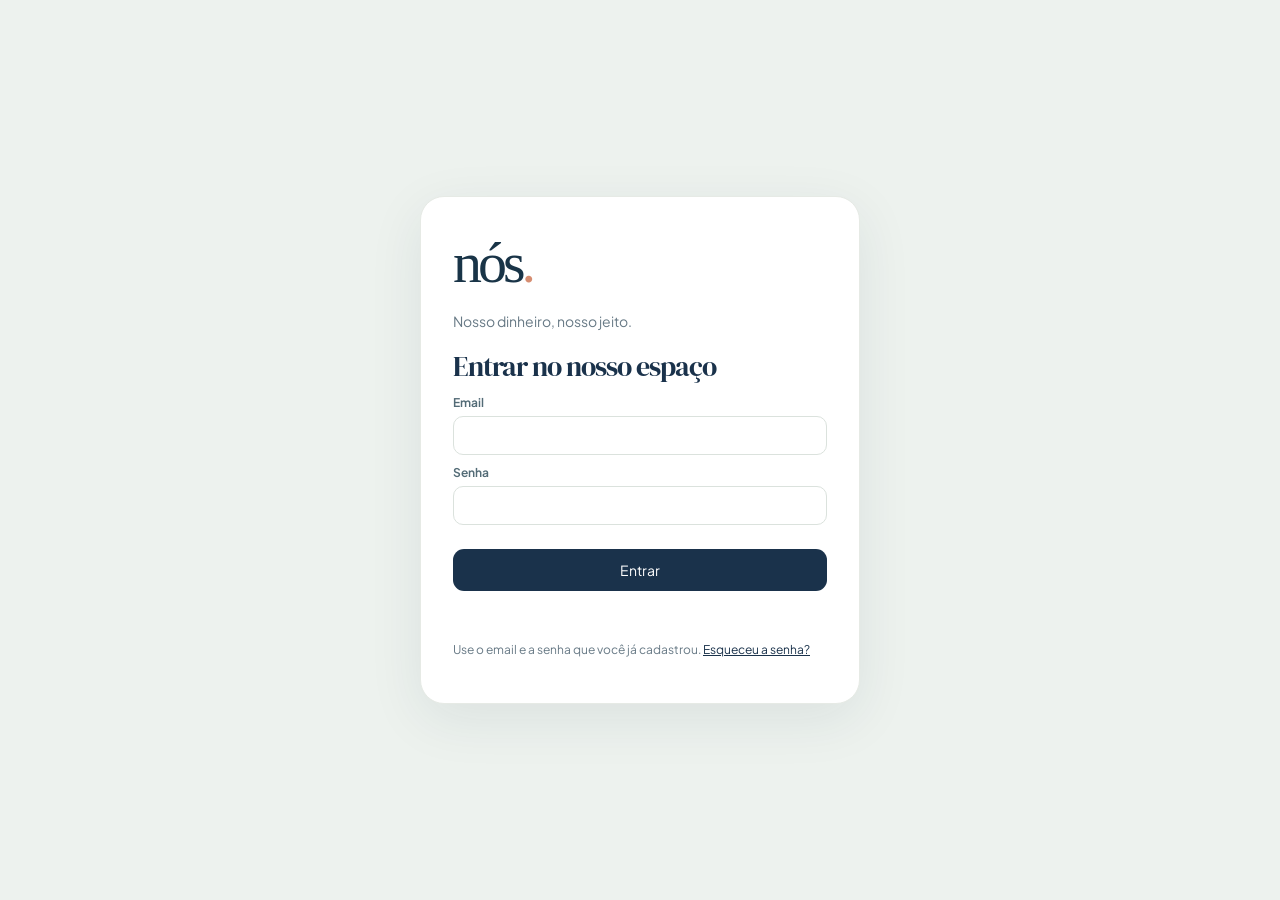
<file: index.html>
<!doctype html><html lang="pt"><head><link rel="manifest" href="/manifest.webmanifest"><link rel="apple-touch-icon" sizes="180x180" href="/icon-180.png"><link rel="icon" type="image/png" sizes="192x192" href="/icon-192.png"><meta name="apple-mobile-web-app-capable" content="yes"><meta name="apple-mobile-web-app-title" content="nós."><meta name="theme-color" content="#1A324B"><meta charset="utf-8"><meta name="viewport" content="width=device-width,initial-scale=1"><title>nós. · Finanças</title><link rel="preconnect" href="https://fonts.googleapis.com"><link rel="preconnect" href="https://fonts.gstatic.com" crossorigin><link href="https://fonts.googleapis.com/css2?family=DM+Serif+Display&family=Plus+Jakarta+Sans:wght@400;500;600;700&display=swap" rel="stylesheet"><link rel="stylesheet" href="nos.css"></head><body><section id="loginScreen" class="login-screen" hidden><div class="login-card"><div class="login-brand">nós<span>.</span></div><p>Nosso dinheiro, nosso jeito.</p><h1>Entrar no nosso espaço</h1><form id="loginForm"><label>Email<input id="loginEmail" type="email" autocomplete="username" required></label><label>Senha<input id="loginPassword" type="password" autocomplete="current-password" required></label><button type="submit" id="loginButton">Entrar</button><p id="loginError" role="alert" class="login-error"></p></form><p class="login-help">Use o email e a senha que você já cadastrou. <a href="reset-password.html">Esqueceu a senha?</a></p></div></section><div class="shell" id="appShell" hidden><header><div><strong class="brand">nós<span>.</span></strong><small data-space-tagline>nosso dinheiro, nosso jeito</small></div><div class="headright"><span id="identity">Conectando…</span><button type="button" id="logout" class="soft" hidden>Sair</button><a href="casal-convite.html" data-space-only="couple">Convites</a></div></header><div id="alert" role="status"></div><main><section class="page active" id="inicio"><div class="intro"><div><div class="eyebrow" data-space-eyebrow>NOSSO ESPAÇO FINANCEIRO</div><h1>O dinheiro com mais leveza.</h1><p data-space-intro>Um lugar para cuidar do que é nosso, juntos.</p></div><div class="monthwrap"><label>Mês <input type="month" id="month" min="2026-11"></label></div></div><div class="stats"><article class="stat dark"><div class="balance-title-row"><small>Saldo total das contas</small><button type="button" id="viewAccountBalances" class="balance-eye" aria-label="Ver saldo por conta" title="Ver saldo por conta"><svg viewBox="0 0 24 24" width="22" height="22" fill="none" stroke="currentColor" stroke-width="1.8" stroke-linecap="round" stroke-linejoin="round" aria-hidden="true"><path d="M2 12s3.6-7 10-7 10 7 10 7-3.6 7-10 7S2 12 2 12Z"/><circle cx="12" cy="12" r="3"/></svg></button></div><strong id="balance">€ 0,00</strong><span>Saldo inicial + todos os movimentos</span></article><article class="stat"><small>Receitas do mês</small><strong id="income">€ 0,00</strong></article><article class="stat"><small>Despesas do mês</small><strong id="expense">€ 0,00</strong></article><details class="investment-disclosure"><summary>Investimentos <span class="investment-expand">Ver património investido</span></summary><div class="investment-detail-grid"><div><small>Investido · indisponível para uso</small><strong id="invested">€ 0,00</strong></div><div><small>Património total · disponível + investido</small><strong id="netWorth">€ 0,00</strong></div></div><div id="investmentCurrencies" class="investment-currencies"></div></details></div><article class="panel"><div class="panelhead"><h2>Previsão do mês</h2><button class="soft" data-page="movimentos">Gerir fixos</button></div><div id="forecast"></div><p class="forecast-help">Valores previstos não alteram o saldo. Só os movimentos efetivamente registados entram nas contas.</p></article><div class="two"><article class="panel"><div class="panelhead"><h2>Movimentos recentes</h2><button class="textbtn" data-page="movimentos">Ver todos →</button></div><div id="recent"></div></article><article class="panel"><h2>Nosso planejamento</h2><div id="modeSummary"></div><h3>Metas</h3><div id="goalsSummary"></div><h3>Orçamento por categoria</h3><div id="homeBudgetChart"></div><button class="soft" data-page="casal">Gerir metas e perfis</button></article></div></section>
<section class="page" id="movimentos"><div class="sectionhead"><div><div class="eyebrow">O DIA A DIA</div><h1>Movimentos</h1></div><button data-modal="transaction">+ Novo movimento</button></div><article class="panel"><div class="panelhead"><h2>Receitas e gastos fixos</h2><button data-modal="recurring">+ Fixo</button></div><p class="forecast-help">Cadastre valores mensais previstos. Use “Registar” para criar um movimento real, podendo ajustar o valor e a nota antes de guardar.</p><div id="recurringList"></div></article><article class="panel"><div class="panelhead"><h2>Investimentos</h2><button id="newInvestment" data-modal="investment">+ Investir / Resgatar</button></div><div id="investmentMovements"></div></article><div class="panel"><div class="movements-list-header"><h2>Movimentos</h2><button type="button" class="movements-add-button" data-modal="transaction">+ Movimento</button></div><div class="filters"><label>Tipo <select id="filterKind"><option value="">Todos</option><option value="income">Receitas</option><option value="expense">Despesas</option><option value="transfer">Transferências</option></select></label><label>Categoria <select id="filterCategory"><option value="">Todas as categorias</option></select></label><label>Período <select id="filterPeriod"><option value="month">Mês selecionado</option><option value="all">Todo o histórico novo</option></select></label></div><div id="txList"></div></div></section>
<section class="page" id="contas"><div class="sectionhead"><div><div class="eyebrow">NOSSO JEITO</div><h1 data-space-label>Casal</h1></div></div><div class="casal-tabs" aria-label="Secções de Casal"><button type="button" data-page="casal">Perfis e organização</button><button type="button" data-page="contas">Contas e categorias</button></div><div class="sectionhead"><h2>Contas bancárias</h2><button data-modal="account">+ Nova conta</button></div><p class="hint">As contas criadas nesta versão são compartilhadas com as duas pessoas. As contas antigas não aparecem aqui.</p><div id="accountCards" class="accountgrid"></div><div class="panel"><h2>Categorias</h2><button class="soft" data-modal="category">+ Nova categoria</button><div id="categoryList"></div></div></section>
<section class="page" id="casal"><div class="sectionhead"><div><div class="eyebrow">NOSSO JEITO</div><h1 data-space-label>Casal</h1></div></div><div class="casal-tabs" aria-label="Secções de Casal"><button type="button" data-page="casal">Perfis e organização</button><button type="button" data-page="contas">Contas e categorias</button></div><div class="two"><article class="panel"><h2 data-space-label>Casal</h2><div id="profiles"></div></article><article class="panel"><div class="panelhead"><h2>Patrimônio investido</h2><button id="sharedInvestmentEdit" class="soft" data-modal="investmentShared">Editar saldo inicial do casal</button></div><div id="investmentSummary"></div></article><article class="panel" data-space-only="couple"><h2>Como organizamos o dinheiro</h2><p class="hint">O modelo é escolhido por mês. No modo conjunto não há percentuais nem acertos entre vocês.</p><form id="modeForm"><label>Mês de vigência<input type="month" id="modeMonth" min="2026-11" required></label><label>Modelo financeiro<select id="financialMode"><option value="joint">Conjunto — tudo da família</option><option value="hybrid">Híbrido</option><option value="separate">Individual</option></select></label><div id="splitBlock"><label>Regra de divisão<select id="splitRule"><option value="equal">50/50</option><option value="proportional">Proporcional aos rendimentos</option><option value="custom">Percentuais personalizados</option><option value="fixed">Valor fixo combinado</option></select></label><div id="customSplitFields" hidden><label>Percentual da primeira pessoa (%)<input type="number" id="splitFirst" min="0" max="100" step="0.01" value="50"></label><label>Percentual da segunda pessoa (%)<input type="number" id="splitSecond" min="0" max="100" step="0.01" value="50"></label></div><div id="fixedSplitFields" hidden><label>Valor fixo combinado (€)<input type="number" id="splitFixed" min="0" step="0.01" value="0"></label></div></div><button type="submit">Guardar configuração</button></form><div id="proportionHelp" class="hint"></div><article class="panel" id="settlementCard" data-space-only="couple"><h2>Acertos proporcionais</h2><div id="settlementPanel"></div></article><div id="modeHistory"></div></article></div><article class="panel"><div class="panelhead"><h2>Nossas metas</h2><button data-modal="goal">+ Nova meta</button></div><div id="goalsList"></div></article><article class="panel"><h2>Orçamento por categoria</h2><form id="budgetForm" class="inlineform"><label>Categoria<select id="budgetCategory"></select></label><label>Limite do mês (€)<input type="number" min="0" step="0.01" id="budgetAmount" required></label><button>Guardar limite</button></form><div id="budgetList"></div></article></section>
<section class="page" id="relatorios"><div class="sectionhead"><div><div class="eyebrow">OLHAR PARA FRENTE</div><h1>Relatórios</h1></div></div><div class="panel"><div class="report-filter-bar"><label>Mês do relatório<input id="reportMonth" type="month" min="2026-11"></label><label>Comparar com<input id="reportCompareMonth" type="month" min="2026-11"></label></div><div class="report-charts"><section class="chart-card"><h2>Despesas por categoria</h2><div class="donut-layout"><div id="categoryChart"></div><div id="categoryLegend"></div></div><div id="categoryDetail" class="category-detail" hidden></div></section><section class="chart-card"><h2>Evolução dos últimos 6 meses</h2><div id="monthlyChart" class="monthly-bars"></div><div id="reportComparison" class="report-comparison" hidden></div></section><section class="chart-card"><h2>Receitas realizadas por categoria</h2><div id="incomeCategoryChart"></div></section><section class="chart-card"><h2>Orçamento por categoria</h2><div id="budgetChart"></div></section></div><div id="reportStats" class="report-stats-compact"></div><h2>Movimentos do mês</h2><div id="reportRows"></div></div><div class="reportactions"><button id="excel">Exportar Excel (.xlsx)</button><button class="soft" id="pdf">Guardar PDF / Imprimir</button></div></section></main><nav><button class="selected" data-page="inicio">⌂<span>Início</span></button><button data-page="movimentos">⇄<span>Movimentos</span></button><button type="button" class="mobile-add-transaction" data-modal="transaction" aria-label="Adicionar movimento" title="Novo movimento">+</button><button data-page="casal">♡<span>Casal</span></button><button data-page="relatorios">▥<span>Relatórios</span></button></nav></div>
<dialog id="accountBalancesDialog" aria-labelledby="accountBalancesTitle"><div class="dialoghead"><h2 id="accountBalancesTitle">Saldo por conta</h2><button type="button" id="closeAccountBalances" class="iconbtn" aria-label="Fechar">×</button></div><div id="accountBalancesList"></div><div class="account-balances-total"><span>Saldo total das contas</span><strong id="accountBalancesTotal"></strong></div></dialog><dialog id="dialog"><form id="entityForm"><div class="dialoghead"><h2 id="dialogTitle">Novo</h2><button type="button" id="closeDialog" class="iconbtn">×</button></div><div id="fields"></div><div class="dialogactions"><button type="button" class="soft" id="cancelDialog">Cancelar</button><button type="submit">Guardar</button></div></form></dialog>
<script src="supabase.umd.js"></script><script src="nos.js"></script></body></html>
</file>
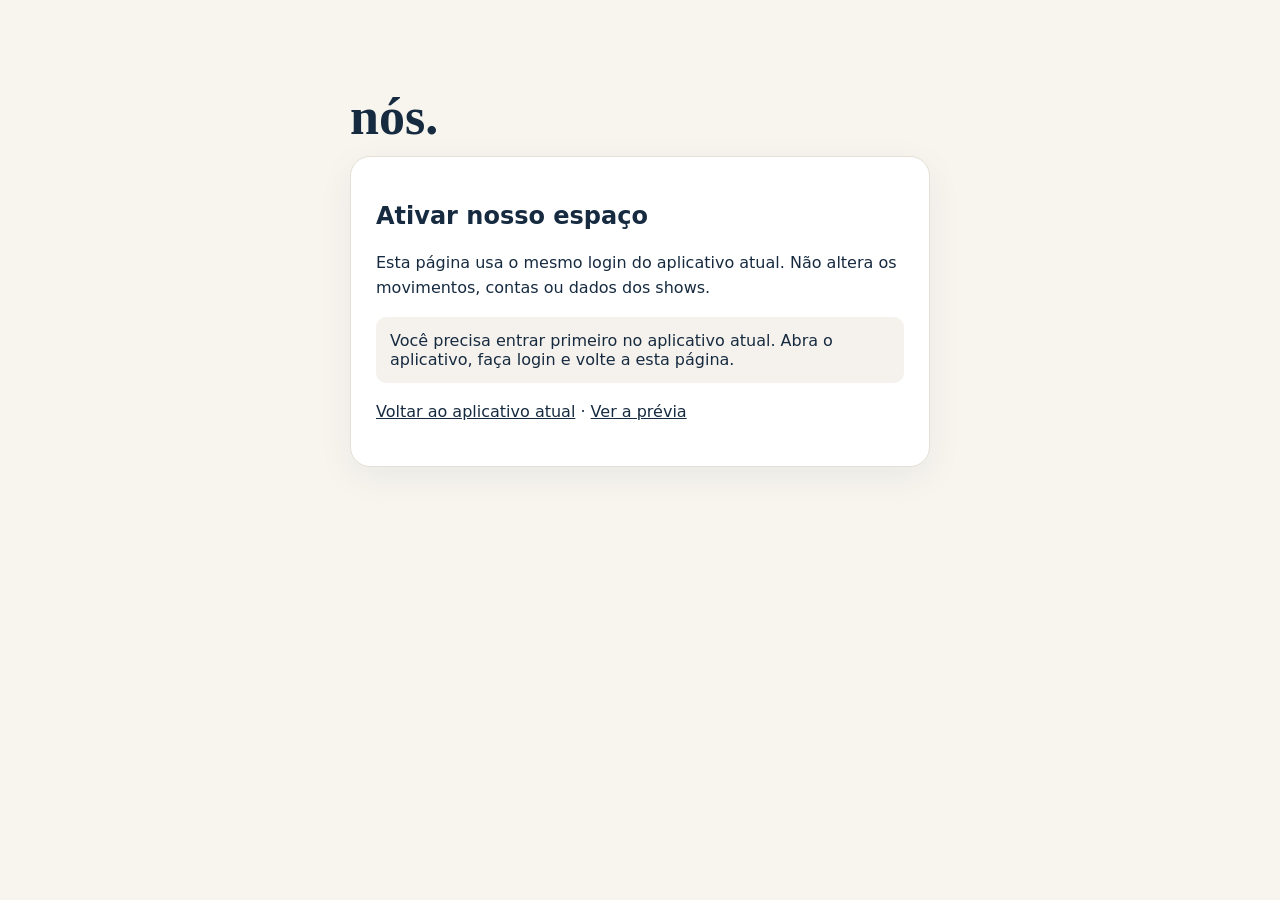
<file: casal-ativacao.html>
<!doctype html><html lang="pt"><head><link rel="manifest" href="/manifest.webmanifest"><link rel="apple-touch-icon" sizes="180x180" href="/icon-180.png"><link rel="icon" type="image/png" sizes="192x192" href="/icon-192.png"><meta name="apple-mobile-web-app-capable" content="yes"><meta name="apple-mobile-web-app-title" content="nós."><meta name="theme-color" content="#1A324B"><meta charset="utf-8"><meta name="viewport" content="width=device-width,initial-scale=1"><title>nós. · Ativação</title><style>body{margin:0;background:#f8f5ef;color:#172b40;font:16px system-ui,sans-serif}main{max-width:580px;margin:7vh auto;padding:24px}.brand{font:700 52px Georgia,serif;margin:0 0 10px}.card{background:white;border:1px solid #e5e0d7;border-radius:20px;padding:25px;box-shadow:0 10px 35px #172b4010}p{line-height:1.6}button{border:0;background:#172b40;color:white;border-radius:12px;padding:13px 20px;font-weight:650;cursor:pointer}button:disabled{opacity:.5;cursor:wait}input{box-sizing:border-box;width:100%;padding:13px;border:1px solid #cfc8bd;border-radius:10px;font:inherit;margin:7px 0 16px}a{color:#172b40}#status{white-space:pre-wrap;background:#f5f2ed;border-radius:10px;padding:14px;margin:16px 0}small{color:#526174} .hidden{display:none}</style></head><body><main><div class="brand">nós.</div><div class="card"><h2>Ativar nosso espaço</h2><p>Esta página usa o mesmo login do aplicativo atual. Não altera os movimentos, contas ou dados dos shows.</p><div id="status">Verificando sessão…</div><section id="create" class="hidden"><label for="name">Nome do espaço</label><input id="name" maxlength="80" value="nós."><button id="activate">Criar espaço financeiro</button><p><small>Crie apenas uma vez. O segundo login será convidado numa próxima etapa.</small></p></section><section id="done" class="hidden"><p>Seu espaço financeiro já está ativo. A integração dos dados e o convite para a segunda pessoa ainda serão implementados.</p></section><p><a href="./index.html">Voltar ao aplicativo atual</a> · <a href="./casal-preview.html">Ver a prévia</a></p></div></main><script src="./supabase.umd.js"></script><script>
(async()=>{
const status=document.getElementById('status'), create=document.getElementById('create'),done=document.getElementById('done'),btn=document.getElementById('activate');
const config={url:"https://hdzpskqbkbfwslwhyldb.supabase.co",key:"sb_publishable_YKeLOBIvIanAcKulvIP-0Q_QLsAwhL3"};
try{
if(!window.supabase?.createClient)throw Error('Biblioteca Supabase indisponível.');
const project=new URL(config.url).hostname.split('.')[0];
const client=window.supabase.createClient(config.url,config.key,{auth:{storage:localStorage,storageKey:'sb-'+project+'-auth-token',persistSession:true,autoRefreshToken:true,detectSessionInUrl:true}});
const {data:{session},error:e}=await client.auth.getSession();if(e)throw e;
if(!session){status.textContent='Você precisa entrar primeiro no aplicativo atual. Abra o aplicativo, faça login e volte a esta página.';return;}
const {data:members,error:me}=await client.from('mc_household_members').select('household_id,role').eq('user_id',session.user.id).limit(1);if(me)throw me;
if(members?.length){status.textContent='Espaço financeiro encontrado. Seu perfil: '+(members[0].role==='owner'?'proprietária':'membro')+'.';done.classList.remove('hidden');return;}
status.textContent='Login confirmado. Você ainda não pertence a um espaço financeiro.';create.classList.remove('hidden');
btn.onclick=async()=>{btn.disabled=true;status.textContent='Criando espaço…';try{const name=document.getElementById('name').value.trim()||'nós.';const {data,error}=await client.rpc('mc_create_household',{p_name:name});if(error)throw error;status.textContent='Espaço criado com sucesso! Identificador: '+data;create.classList.add('hidden');done.classList.remove('hidden');}catch(err){status.textContent='Não foi possível criar: '+(err.message||String(err));btn.disabled=false;}};
}catch(err){status.textContent='Erro ao verificar: '+(err.message||String(err));}
})();
</script></body></html>
</file>
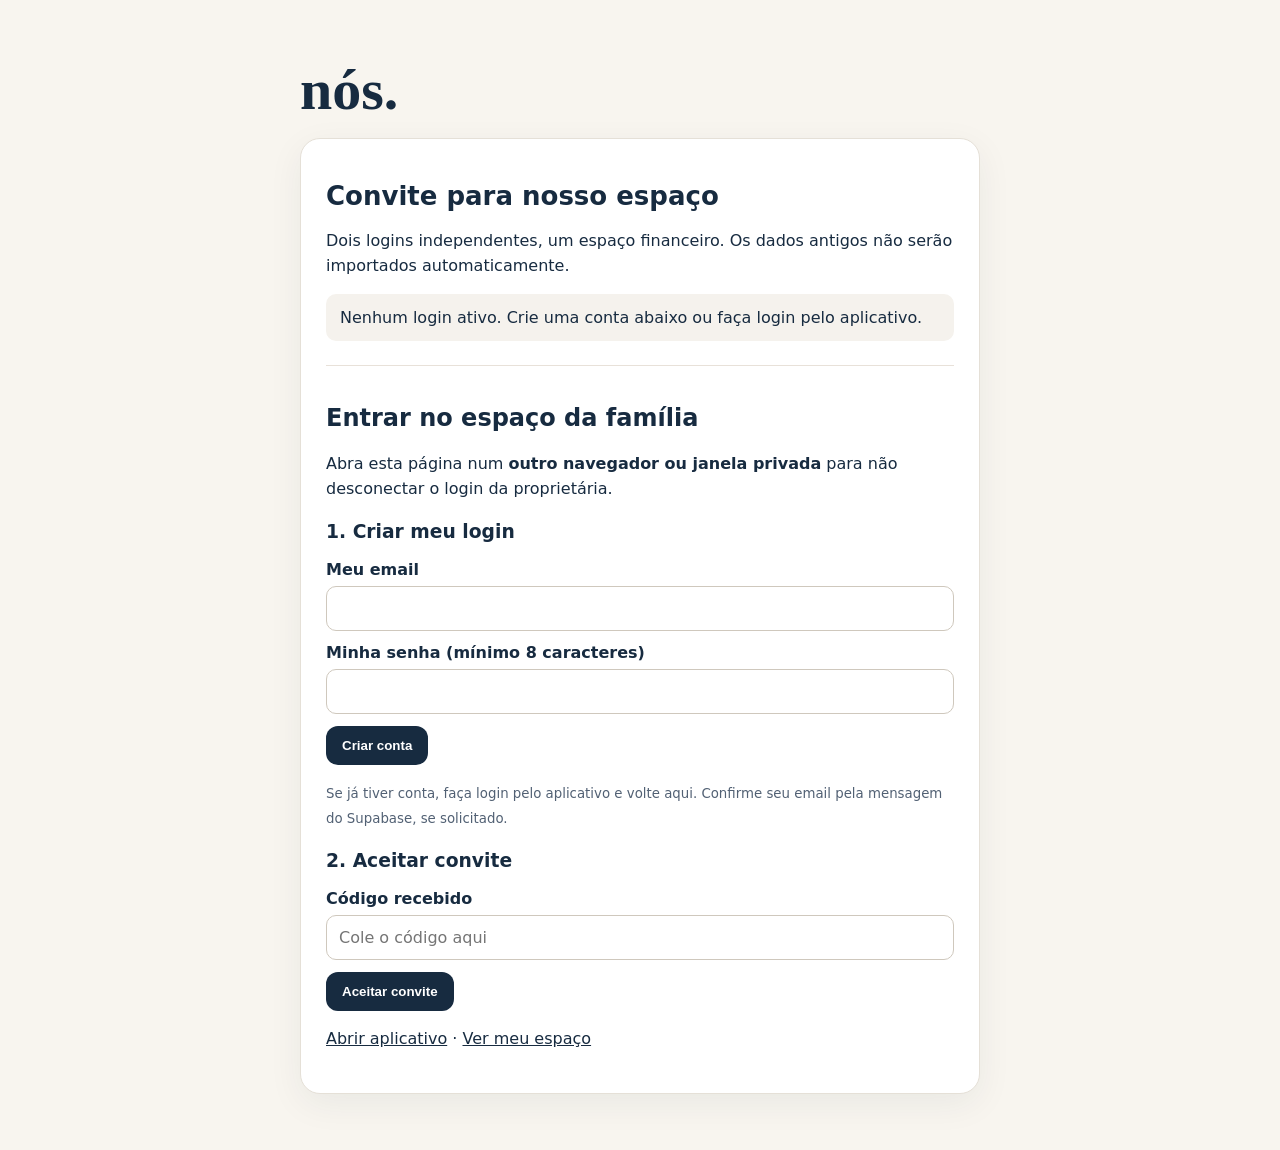
<file: casal-convite.html>
<!doctype html><html lang="pt"><head><link rel="manifest" href="/manifest.webmanifest"><link rel="apple-touch-icon" sizes="180x180" href="/icon-180.png"><link rel="icon" type="image/png" sizes="192x192" href="/icon-192.png"><meta name="apple-mobile-web-app-capable" content="yes"><meta name="apple-mobile-web-app-title" content="nós."><meta name="theme-color" content="#1A324B"><meta charset="utf-8"><meta name="viewport" content="width=device-width,initial-scale=1"><title>nós. · Convite do casal</title><style>:root{color-scheme:light}body{margin:0;background:#f8f5ef;color:#172b40;font:16px system-ui,sans-serif}main{max-width:680px;margin:4vh auto;padding:20px}.brand{font:700 58px Georgia,serif;margin-bottom:15px}.card{background:white;border:1px solid #e5e0d7;border-radius:20px;padding:25px;box-shadow:0 10px 35px #172b4010}h1{font-size:26px}p{line-height:1.55}button{border:0;background:#172b40;color:white;border-radius:12px;padding:12px 16px;font-weight:650;cursor:pointer}button:disabled{opacity:.55}input{box-sizing:border-box;width:100%;padding:12px;border:1px solid #cfc8bd;border-radius:10px;font:inherit;margin:7px 0 12px}label{font-weight:600}section{border-top:1px solid #e8e1d9;margin-top:24px;padding-top:18px}.hidden{display:none}#status{white-space:pre-wrap;background:#f5f2ed;border-radius:10px;padding:14px;margin:16px 0}small{color:#526174}a{color:#172b40}.code{overflow-wrap:anywhere;background:#f5f2ed;padding:14px;border-radius:10px}</style></head><body><main><div class="brand">nós.</div><div class="card"><h1>Convite para nosso espaço</h1><p>Dois logins independentes, um espaço financeiro. Os dados antigos não serão importados automaticamente.</p><div id="status" role="status">Verificando login…</div><section id="owner" class="hidden"><h2>Convidar sua esposa</h2><p>Entre com seu login habitual no aplicativo. O convite só pode ser gerado pela proprietária do espaço.</p><label for="email">Email que ela usará para criar a conta</label><input type="email" id="email" autocomplete="email" placeholder="email@exemplo.com"><button id="make">Gerar convite (48 horas)</button><div id="inviteResult" class="hidden"><p><strong>Código de convite — compartilhe somente com ela:</strong></p><div class="code" id="inviteCode"></div><button id="copy">Copiar código</button><p><small>O código dá acesso ao espaço financeiro se usado pela conta com o email indicado. Envie por mensagem privada.</small></p></div></section><section id="guest"><h2>Entrar no espaço da família</h2><p>Abra esta página num <strong>outro navegador ou janela privada</strong> para não desconectar o login da proprietária.</p><div id="signup"><h3>1. Criar meu login</h3><label for="newEmail">Meu email</label><input id="newEmail" type="email" autocomplete="email"><label for="password">Minha senha (mínimo 8 caracteres)</label><input id="password" type="password" autocomplete="new-password" minlength="8"><button id="register">Criar conta</button><p><small>Se já tiver conta, faça login pelo aplicativo e volte aqui. Confirme seu email pela mensagem do Supabase, se solicitado.</small></p></div><h3>2. Aceitar convite</h3><label for="token">Código recebido</label><input id="token" autocomplete="off" spellcheck="false" placeholder="Cole o código aqui"><button id="accept">Aceitar convite</button></section><p><a href="./index.html">Abrir aplicativo</a> · <a href="./casal-ativacao.html">Ver meu espaço</a></p></div></main><script src="./supabase.umd.js"></script><script>
(async()=>{
const $=id=>document.getElementById(id),status=$('status');
const cfg={url:'https://hdzpskqbkbfwslwhyldb.supabase.co',key:'sb_publishable_YKeLOBIvIanAcKulvIP-0Q_QLsAwhL3'};
try{
 const project=new URL(cfg.url).hostname.split('.')[0];
 const client=window.supabase.createClient(cfg.url,cfg.key,{auth:{storage:localStorage,storageKey:'sb-'+project+'-auth-token',persistSession:true,autoRefreshToken:true,detectSessionInUrl:true}});
 const {data:{session},error}=await client.auth.getSession();if(error)throw error;
 if(session){const {data:members,error:e}=await client.from('mc_household_members').select('household_id,role').eq('user_id',session.user.id).limit(1);if(e)throw e;
 if(members?.length){status.textContent='Login ativo: '+session.user.email+' · '+(members[0].role==='owner'?'proprietária':'membro')+'.';if(members[0].role==='owner')$('owner').classList.remove('hidden');else $('guest').classList.add('hidden');}
 else status.textContent='Login ativo: '+session.user.email+'. Se recebeu um convite, cole o código abaixo.';
 }else status.textContent='Nenhum login ativo. Crie uma conta abaixo ou faça login pelo aplicativo.';
 $('make').onclick=async()=>{const email=$('email').value.trim();if(!email)return; $('make').disabled=true;try{const {data,error}=await client.rpc('mc_create_household_invite',{p_email:email});if(error)throw error;$('inviteCode').textContent=data;$('inviteResult').classList.remove('hidden');status.textContent='Convite criado para '+email+'. Expira em 48 horas.';}catch(e){status.textContent='Erro ao gerar convite: '+e.message}finally{$('make').disabled=false}};
 $('copy').onclick=async()=>{try{await navigator.clipboard.writeText($('inviteCode').textContent);status.textContent='Código copiado.'}catch(e){status.textContent='Selecione e copie o código manualmente.'}};
 $('register').onclick=async()=>{const email=$('newEmail').value.trim(),password=$('password').value;if(!email||password.length<8){status.textContent='Informe email e senha de pelo menos 8 caracteres.';return}$('register').disabled=true;try{const {data,error}=await client.auth.signUp({email,password});if(error)throw error;status.textContent=data.session?'Conta criada e login ativo. Agora aceite o convite.':'Cadastro solicitado. Verifique seu email para confirmar a conta; depois faça login e volte para aceitar o convite.';}catch(e){status.textContent='Erro no cadastro: '+e.message}finally{$('register').disabled=false}};
 $('accept').onclick=async()=>{const token=$('token').value.trim().toLowerCase();if(!token)return;$('accept').disabled=true;try{const {data:{session}}=await client.auth.getSession();if(!session)throw Error('Entre com a conta convidada e confirme o email antes de aceitar.');const {data,error}=await client.rpc('mc_accept_household_invite',{p_token:token});if(error)throw error;status.textContent='Convite aceito! Seu login está associado ao espaço do casal.';$('guest').classList.add('hidden');$('token').value='';}catch(e){status.textContent='Não foi possível aceitar: '+e.message}finally{$('accept').disabled=false}};
}catch(e){status.textContent='Erro: '+(e.message||String(e))}
})();
</script></body></html>
</file>
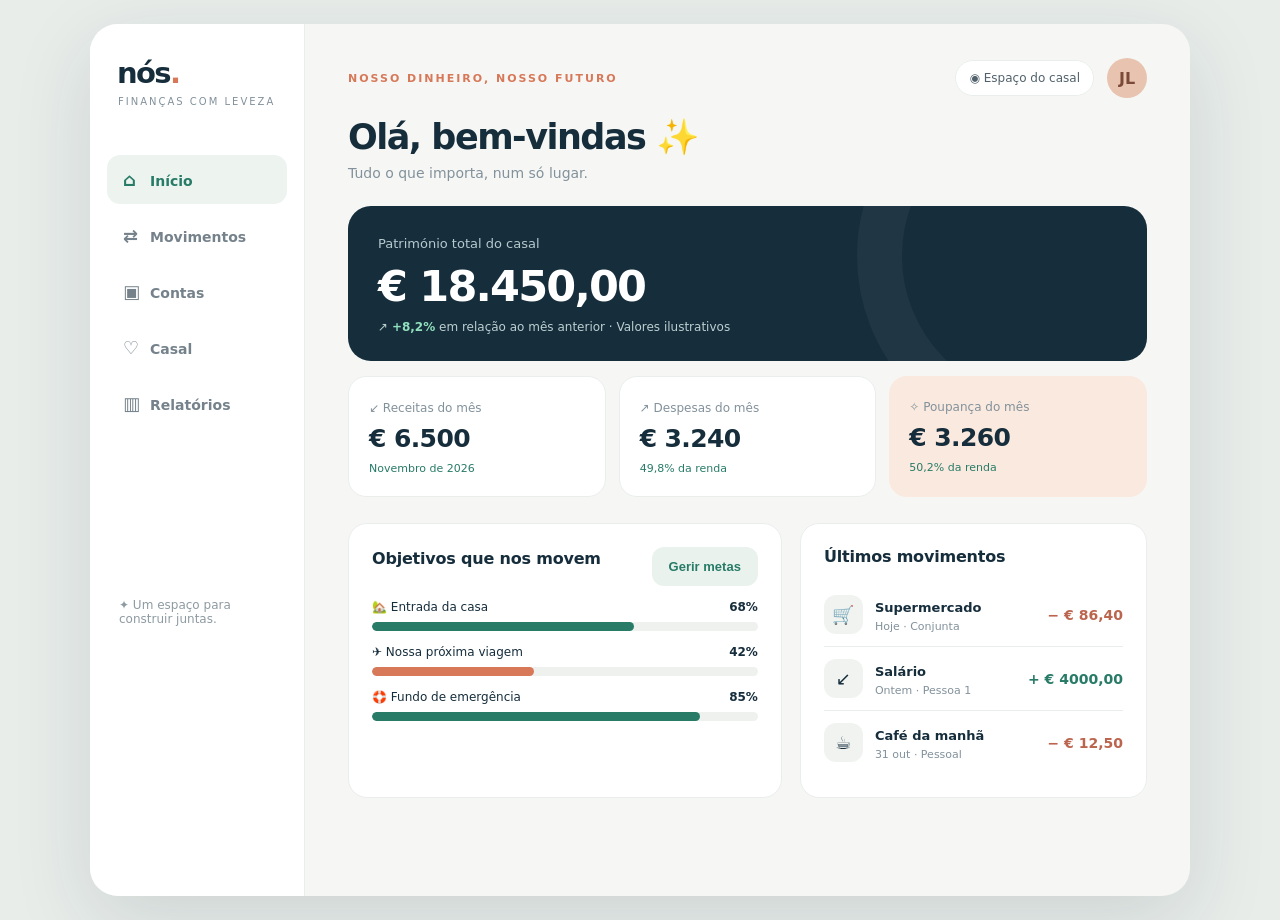
<file: casal-preview.html>
<!doctype html><html lang="pt"><head><link rel="manifest" href="/manifest.webmanifest"><link rel="apple-touch-icon" sizes="180x180" href="/icon-180.png"><link rel="icon" type="image/png" sizes="192x192" href="/icon-192.png"><meta name="apple-mobile-web-app-capable" content="yes"><meta name="apple-mobile-web-app-title" content="nós."><meta name="theme-color" content="#1A324B"><meta charset="utf-8"><meta name="viewport" content="width=device-width,initial-scale=1"><title>Casa — Preview Financeiro</title><style>
:root{--navy:#162d3c;--muted:#82919b;--cream:#f6f7f4;--peach:#f6d9c7;--coral:#d77859;--green:#277b67;--line:#e9eeec}*{box-sizing:border-box}body{margin:0;background:#e8edea;color:var(--navy);font-family:Inter,ui-sans-serif,system-ui,-apple-system,Segoe UI,sans-serif}.app{max-width:1100px;margin:24px auto;background:var(--cream);min-height:760px;border-radius:28px;box-shadow:0 24px 80px #172b3420;display:grid;grid-template-columns:215px 1fr;overflow:hidden}.side{background:#fff;padding:32px 17px;border-right:1px solid var(--line)}.brand{font-size:29px;letter-spacing:-1.6px;font-weight:800;margin:0 10px 6px}.brand span{color:var(--coral)}.tag{font-size:10px;letter-spacing:2px;color:var(--muted);margin:0 11px 48px}.nav{display:grid;gap:7px}.nav button,.bottom button{border:0;background:none;color:#75828b;text-align:left;font:inherit;cursor:pointer}.nav button{padding:14px 16px;border-radius:13px;font-size:14px;font-weight:600}.nav button.active{background:#edf4f0;color:var(--green)}.nav button span{display:inline-block;width:27px;font-size:18px}.sidefoot{margin:170px 12px 0;font-size:12px;color:#8d9aa1}.main{padding:34px 43px 80px;min-width:0}.top{display:flex;align-items:center;justify-content:space-between;gap:12px}.eyebrow{font-size:11px;letter-spacing:2px;color:var(--coral);font-weight:800}.avatar{width:40px;height:40px;background:#e8c4b0;color:#7b4937;display:grid;place-items:center;border-radius:50%;font-weight:800}.topright{display:flex;align-items:center;gap:13px}.pill{background:white;border:1px solid var(--line);border-radius:30px;padding:10px 13px;font-size:12px;color:#51616b}.heading{font-size:35px;letter-spacing:-1.5px;margin:19px 0 7px}.sub{color:var(--muted);font-size:14px;margin:0 0 25px}.hero{background:var(--navy);color:white;border-radius:23px;padding:27px 30px;position:relative;overflow:hidden}.hero:after{content:"";position:absolute;width:290px;height:290px;right:-90px;top:-140px;border:45px solid #ffffff0b;border-radius:50%}.hero small{color:#b6c9cd;font-size:13px}.hero strong{display:block;font-size:43px;letter-spacing:-1.8px;margin:9px 0}.hero .foot{font-size:12px;color:#bdd0d0}.hero .foot b{color:#91e0bd}.grid3{display:grid;grid-template-columns:repeat(3,1fr);gap:13px;margin:15px 0 26px}.metric{background:#fff;padding:20px;border-radius:18px;border:1px solid var(--line)}.metric small{font-size:12px;color:var(--muted)}.metric strong{font-size:25px;display:block;margin:8px 0 4px;letter-spacing:-.6px}.metric em{font-size:11px;font-style:normal;color:var(--green)}.metric.peach{background:#fae9de;border:0}.split{display:grid;grid-template-columns:1.25fr 1fr;gap:18px}.panel{background:white;border:1px solid var(--line);border-radius:19px;padding:23px;margin-bottom:18px}.panel h3{font-size:16px;margin:0 0 17px;letter-spacing:-.2px}.panel p{color:var(--muted);font-size:13px}.barrow{display:flex;justify-content:space-between;font-size:12px;margin:14px 0 8px}.bar{height:9px;background:#eef1ee;border-radius:30px;overflow:hidden}.bar i{display:block;height:100%;border-radius:30px;background:var(--green)}.bar.coral i{background:var(--coral)}.transaction{display:flex;align-items:center;gap:12px;padding:12px 0;border-bottom:1px solid var(--line)}.transaction:last-child{border:0}.ticon{width:39px;height:39px;border-radius:12px;display:grid;place-items:center;background:#f0f3f0;font-size:18px}.transaction b{font-size:13px}.transaction small{display:block;color:var(--muted);font-size:11px;margin-top:4px}.amount{margin-left:auto;font-weight:800;font-size:14px}.negative{color:#bb654e}.positive{color:var(--green)}.btn{border:0;background:var(--navy);color:white;padding:12px 17px;border-radius:12px;font-weight:700;cursor:pointer;font-size:13px}.btn.alt{background:#eaf2ed;color:var(--green)}.actions{display:flex;gap:9px;flex-wrap:wrap;margin-bottom:18px}.section{display:none}.section.active{display:block}.accounts{display:grid;grid-template-columns:repeat(2,1fr);gap:14px}.account{background:white;border-radius:18px;padding:22px;border:1px solid var(--line)}.account strong{font-size:24px;display:block;margin:12px 0}.account small{color:var(--muted)}.account .symbol{font-size:25px}.badge{display:inline-block;background:#edf4f0;color:var(--green);padding:6px 10px;border-radius:30px;font-size:11px;font-weight:700}.couple{display:grid;grid-template-columns:1fr 1fr;gap:14px}.person{border-radius:20px;background:#fff;padding:24px;border:1px solid var(--line)}.person:nth-child(2){background:#fae9de;border:0}.person strong{font-size:24px;display:block;margin:13px 0}.donut{width:160px;height:160px;border-radius:50%;background:conic-gradient(var(--green) 0 61.54%,var(--coral) 61.54%);margin:20px auto;display:grid;place-items:center}.donut:after{content:"61,5%";width:115px;height:115px;background:#fff;border-radius:50%;display:grid;place-items:center;font-size:25px;font-weight:800}.chart{display:flex;align-items:end;gap:14px;height:190px;border-bottom:1px solid var(--line);padding:15px 4px 0}.chart .group{flex:1;display:flex;align-items:end;justify-content:center;gap:4px;height:100%;position:relative}.chart i{display:block;width:26%;border-radius:7px 7px 0 0;background:#c7dcd3}.chart i:nth-child(2){background:#e8a88b}.months{display:flex;justify-content:space-around;color:var(--muted);font-size:11px;margin-top:9px}.bottom{display:none}.overlay{position:fixed;inset:0;background:#0f253a99;display:none;align-items:center;justify-content:center;padding:18px;z-index:10}.overlay.show{display:flex}.modal{background:#fff;border-radius:23px;padding:25px;width:min(430px,100%);box-shadow:0 20px 60px #0002}.modal h2{margin:0 0 4px}.modal p{color:var(--muted);font-size:12px;margin-bottom:20px}.modal label{display:block;font-size:12px;font-weight:700;margin:13px 0 6px}.modal input,.modal select{width:100%;padding:13px;border:1px solid #dde5e1;border-radius:11px;font:inherit;background:#fff;color:var(--navy)}.modal .buttons{display:flex;gap:10px;margin-top:22px}.modal .buttons button{flex:1}.toast{position:fixed;bottom:24px;left:50%;transform:translateX(-50%);background:var(--navy);color:#fff;border-radius:12px;padding:13px 20px;display:none;z-index:20;font-size:13px}.toast.show{display:block}@media(max-width:760px){body{background:var(--cream)}.app{display:block;min-height:100vh;margin:0;border-radius:0;box-shadow:none}.side{display:none}.main{padding:23px 18px 100px}.heading{font-size:30px}.hero{padding:24px}.hero strong{font-size:38px}.grid3{grid-template-columns:repeat(2,1fr)}.grid3 .metric:last-child{grid-column:span 2}.split{grid-template-columns:1fr}.bottom{display:flex;position:fixed;bottom:0;left:0;right:0;background:#fff;border-top:1px solid var(--line);justify-content:space-around;padding:11px 5px max(12px,env(safe-area-inset-bottom));z-index:5}.bottom button{text-align:center;font-size:10px;min-width:50px}.bottom button span{display:block;font-size:21px;margin-bottom:4px}.bottom button.active{color:var(--green);font-weight:800}.accounts,.couple{grid-template-columns:1fr}.pill{font-size:11px;padding:8px}.avatar{width:35px;height:35px}} .settings-grid{display:grid;grid-template-columns:1fr 1fr;gap:14px}.field{display:block;font-size:12px;color:#5f707a;font-weight:700;margin:12px 0 6px}.control{width:100%;padding:12px;border:1px solid #dce5e0;border-radius:12px;background:#fff;color:var(--navy);font:inherit}.subhead{font-size:12px;color:var(--muted);margin:7px 0 14px}.hide{display:none!important}.goalrow{border-bottom:1px solid var(--line);padding:15px 0}.goalrow:last-child{border:0}.goalrow button{border:0;background:#edf4f0;color:var(--green);padding:8px 12px;border-radius:10px;cursor:pointer}.goal-head{display:flex;justify-content:space-between;align-items:center;gap:10px}.tiny{font-size:11px;color:var(--muted)}@media(max-width:760px){.settings-grid{grid-template-columns:1fr}} </style></head><body><div class="app"><aside class="side"><div class="brand">nós<span>.</span></div><div class="tag">FINANÇAS COM LEVEZA</div><nav class="nav" id="sideNav"></nav><div class="sidefoot">✦ Um espaço para construir juntas.</div></aside><main class="main"><div class="top"><div class="eyebrow">NOSSO DINHEIRO, NOSSO FUTURO</div><div class="topright"><div class="pill">◉ Espaço do casal</div><div class="avatar">JL</div></div></div>
<section class="section active" id="inicio"><h1 class="heading">Olá, bem-vindas ✨</h1><p class="sub">Tudo o que importa, num só lugar.</p><div class="hero"><small>Património total do casal</small><strong id="netWorth">€ 18.450,00</strong><div class="foot">↗ <b>+8,2%</b> em relação ao mês anterior · Valores ilustrativos</div></div><div class="grid3"><div class="metric"><small>↙ Receitas do mês</small><strong id="income">€ 6.500</strong><em>Novembro de 2026</em></div><div class="metric"><small>↗ Despesas do mês</small><strong id="expense">€ 3.240</strong><em>49,8% da renda</em></div><div class="metric peach"><small>✧ Poupança do mês</small><strong id="savings">€ 3.260</strong><em>50,2% da renda</em></div></div><div class="split"><div class="panel"><div class="goal-head"><h3>Objetivos que nos movem</h3><button class="btn alt" onclick="go('metas')">Gerir metas</button></div><div class="barrow"><span>🏡 Entrada da casa</span><b>68%</b></div><div class="bar"><i style="width:68%"></i></div><div class="barrow"><span>✈️ Nossa próxima viagem</span><b>42%</b></div><div class="bar coral"><i style="width:42%"></i></div><div class="barrow"><span>🛟 Fundo de emergência</span><b>85%</b></div><div class="bar"><i style="width:85%"></i></div></div><div class="panel"><h3>Últimos movimentos</h3><div id="homeTransactions"></div></div></div></section>
<section class="section" id="movimentos"><h1 class="heading">Movimentos</h1><p class="sub">Entradas e saídas organizadas, sem complicação.</p><div class="actions"><button class="btn" onclick="openModal()">＋ Novo movimento</button><button class="btn alt" onclick="openCategories()">◈ Categorias</button><button class="btn alt" onclick="showToast('Filtros de demonstração')">⚑ Filtrar</button></div><div class="panel"><h3>Novembro · Histórico</h3><div id="allTransactions"></div></div></section>
<section class="section" id="contas"><h1 class="heading">Nossas contas</h1><p class="sub">Cada conta no seu lugar. O futuro, lado a lado.</p><div class="accounts"><div class="account"><div class="symbol">◈</div><small>Conta pessoal · Pessoa 1</small><strong>€ 4.850,00</strong><span class="badge">Individual</span></div><div class="account"><div class="symbol">◉</div><small>Conta pessoal · Pessoa 2</small><strong>€ 3.100,00</strong><span class="badge">Individual</span></div><div class="account"><div class="symbol">♡</div><small>Carteira conjunta</small><strong>€ 2.500,00</strong><span class="badge">Compartilhada</span></div><div class="account"><div class="symbol">✦</div><small>Poupança familiar</small><strong>€ 8.000,00</strong><span class="badge">Objetivos</span></div></div><p style="font-size:12px;color:#82919b;margin-top:18px">Transferências entre contas não são contadas como despesas.</p></section>
<section class="section" id="casal"><h1 class="heading">Nós duas ♡</h1><p class="sub">Um jeito de organizar o dinheiro que muda com a vida.</p>
<div class="panel"><h3>Como organizamos nosso dinheiro</h3><p>Podem mudar o modelo a cada mês. As regras anteriores ficam no histórico.</p><div class="settings-grid"><div><label class="field" for="financialMode">Modelo financeiro</label><select class="control" id="financialMode" onchange="renderCouple()"><option value="separate">Contas individuais</option><option value="hybrid" selected>Modelo híbrido</option><option value="joint">Dinheiro conjunto</option></select></div><div><label class="field" for="effectiveMonth">Válido a partir de</label><input class="control" id="effectiveMonth" type="month" value="2026-11"></div></div>
<div id="splitSettings"><label class="field" for="splitRule">Como dividir as despesas conjuntas?</label><select class="control" id="splitRule" onchange="renderCouple()"><option value="proportional">Proporcional à renda</option><option value="equal">50/50</option><option value="custom">Percentual personalizado</option><option value="fixed">Valor fixo por pessoa</option></select><div id="splitExtra"></div><p class="subhead" id="splitExplanation"></p></div><div id="jointNotice" class="metric peach hide"><b>♡ Orçamento familiar único</b><p>Sem percentuais, sem divisão por pessoa e sem novos acertos entre vocês para despesas familiares. A conta que realizou o pagamento continua identificada.</p></div><button class="btn" onclick="saveFinancialMode()">Salvar configuração do mês</button></div>
<div class="panel"><h3>Perfis e rendimentos <span class="tiny">· editáveis</span></h3><div class="settings-grid"><div><label class="field">Nome da pessoa 1</label><input class="control" id="person1" value="Pessoa 1" oninput="renderCouple()"><label class="field">Rendimento líquido mensal (€)</label><input class="control" id="salary1" type="number" min="0" value="4000" oninput="renderCouple()"></div><div><label class="field">Nome da pessoa 2</label><input class="control" id="person2" value="Pessoa 2" oninput="renderCouple()"><label class="field">Rendimento líquido mensal (€)</label><input class="control" id="salary2" type="number" min="0" value="2500" oninput="renderCouple()"></div></div><p class="subhead">Rendimentos estimados para simulação; não geram receitas automaticamente.</p><button class="btn alt" onclick="saveProfiles()">Guardar perfis</button></div>
<div class="split"><div class="panel"><h3 id="coupleChartTitle">Divisão das despesas</h3><div id="coupleChart"></div></div><div class="panel"><h3>Acerto do mês</h3><div id="settlementPreview"></div></div></div>
<div class="panel"><h3>Histórico de modelos</h3><div id="modelHistory" class="subhead">Nenhuma configuração guardada nesta demonstração.</div></div></section>
<section class="section" id="metas"><h1 class="heading">Nossas metas ✦</h1><p class="sub">Pequenos passos para planos grandes.</p><div class="actions"><button class="btn" onclick="editGoal(-1)">＋ Criar meta</button></div><div class="panel" id="goalList"></div></section><section class="section" id="relatorios"><h1 class="heading">Visão do futuro</h1><p class="sub">Entender o presente para planejar o amanhã.</p><div class="actions"><button class="btn" onclick="exportExcel()">⇩ Exportar Excel (.xlsx)</button><button class="btn alt" onclick="exportPDF()">⇩ Exportar PDF</button></div><div class="grid3"><div class="metric"><small>Poupança mensal</small><strong>50,2%</strong><em>Da renda conjunta</em></div><div class="metric"><small>Reserva disponível</small><strong>€ 8.000</strong><em>Fundo de emergência</em></div><div class="metric peach"><small>Meses de reserva</small><strong>2,5</strong><em>Com despesas atuais</em></div></div><div class="panel"><h3>Receitas e despesas · últimos 6 meses</h3><div class="chart"><div class="group"><i style="height:70%"></i><i style="height:46%"></i></div><div class="group"><i style="height:79%"></i><i style="height:52%"></i></div><div class="group"><i style="height:73%"></i><i style="height:59%"></i></div><div class="group"><i style="height:84%"></i><i style="height:48%"></i></div><div class="group"><i style="height:91%"></i><i style="height:61%"></i></div><div class="group"><i style="height:95%"></i><i style="height:47%"></i></div></div><div class="months"><span>Jun</span><span>Jul</span><span>Ago</span><span>Set</span><span>Out</span><span>Nov</span></div><p>🟢 Receitas &nbsp; 🟠 Despesas · Valores demonstrativos</p></div></section>
</main></div><nav class="bottom" id="bottomNav"></nav><div class="overlay" id="categoriesOverlay"><div class="modal"><h2>Gerenciar categorias</h2><p>Escolha um ícone e crie categorias para os movimentos.</p><div id="categoriesList"></div><form id="categoryForm"><label>Nome</label><input id="newCategory" required maxlength="45" placeholder="Ex.: Animais"><label>Ícone</label><select id="categoryIcon"><option>🏠</option><option>🛒</option><option>🚗</option><option>🍽️</option><option>✈️</option><option>💊</option><option>🎓</option><option>🐾</option><option>🎁</option><option>💰</option><option>✨</option></select><div class="buttons"><button type="button" class="btn alt" onclick="closeCategories()">Fechar</button><button class="btn" type="submit">Criar categoria</button></div></form></div></div><div class="overlay" id="goalOverlay"><div class="modal"><h2 id="goalModalTitle">Nova meta</h2><p>Metas demonstrativas. Não movimentam saldos reais.</p><form id="goalForm"><input type="hidden" id="goalIndex"><label>Nome da meta</label><input id="goalName" required maxlength="70"><label>Valor-alvo (€)</label><input id="goalTarget" type="number" min="1" step="0.01" required><label>Valor já poupado (€)</label><input id="goalSaved" type="number" min="0" step="0.01" required><label>Tipo</label><select id="goalOwner"><option>Conjunta</option><option>Individual · Pessoa 1</option><option>Individual · Pessoa 2</option></select><div class="buttons"><button type="button" class="btn alt" onclick="closeGoal()">Cancelar</button><button class="btn" type="submit">Guardar meta</button></div></form></div></div><div class="overlay" id="overlay"><div class="modal"><h2>Novo movimento</h2><p>Rápido como deve ser. Esta prévia não salva dados reais.</p><form id="form"><label>Tipo</label><select id="type"><option value="expense">Despesa</option><option value="income">Receita</option></select><label>Valor (€)</label><input id="value" type="number" min="0.01" step="0.01" required placeholder="0,00"><label>Categoria</label><select id="category"><option>Supermercado</option><option>Casa</option><option>Restaurantes</option><option>Transporte</option><option>Saúde</option><option>Salário</option><option>Outros</option></select><label>Quem pagou / recebeu?</label><select id="who"><option>Pessoa 1</option><option>Pessoa 2</option><option>Carteira conjunta</option></select><label>Classificação</label><select id="scope"><option>Pessoal</option><option>Conjunta</option></select><div class="buttons"><button class="btn alt" type="button" onclick="closeModal()">Cancelar</button><button class="btn" type="submit">Adicionar</button></div></form></div></div><div class="toast" id="toast"></div><script>
const tabs=[['inicio','⌂','Início'],['movimentos','⇄','Movimentos'],['contas','▣','Contas'],['casal','♡','Casal'],['relatorios','▥','Relatórios']];for(const nav of [document.getElementById('sideNav'),document.getElementById('bottomNav')])nav.innerHTML=tabs.map(([id,icon,label])=>`<button data-tab="${id}" onclick="go('${id}')"><span>${icon}</span>${label}</button>`).join('');function go(id){if(id==='metas')renderGoals();document.querySelectorAll('.section').forEach(e=>e.classList.toggle('active',e.id===id));document.querySelectorAll('[data-tab]').forEach(e=>e.classList.toggle('active',e.dataset.tab===id));window.scrollTo({top:0,behavior:'smooth'})}let tx=[{icon:'🛒',name:'Supermercado',desc:'Hoje · Conjunta',amount:-86.4},{icon:'↙',name:'Salário',desc:'Ontem · Pessoa 1',amount:4000},{icon:'☕',name:'Café da manhã',desc:'31 out · Pessoal',amount:-12.5},{icon:'🏠',name:'Aluguel',desc:'30 out · Conjunta',amount:-1350}];function eur(n){return '€ '+Math.abs(n).toLocaleString('pt-PT',{minimumFractionDigits:2,maximumFractionDigits:2})}function draw(){let html=tx.map(t=>`<div class="transaction"><div class="ticon">${t.icon}</div><div><b>${t.name.replace(/[<>&]/g,'')}</b><small>${t.desc.replace(/[<>&]/g,'')}</small></div><div class="amount ${t.amount>=0?'positive':'negative'}">${t.amount>=0?'+':'−'} ${eur(t.amount)}</div></div>`).join('');document.getElementById('homeTransactions').innerHTML=tx.slice(0,3).map(t=>`<div class="transaction"><div class="ticon">${t.icon}</div><div><b>${t.name}</b><small>${t.desc}</small></div><div class="amount ${t.amount>=0?'positive':'negative'}">${t.amount>=0?'+':'−'} ${eur(t.amount)}</div></div>`).join('');document.getElementById('allTransactions').innerHTML=html}function openModal(){document.getElementById('overlay').classList.add('show')}function closeModal(){document.getElementById('overlay').classList.remove('show')}document.getElementById('overlay').addEventListener('click',e=>{if(e.target.id==='overlay')closeModal()});document.getElementById('form').addEventListener('submit',e=>{e.preventDefault();let v=Number(document.getElementById('value').value);if(!(v>0))return;let income=document.getElementById('type').value==='income',category=document.getElementById('category').value,who=document.getElementById('who').value,scope=document.getElementById('scope').value;tx.unshift({icon:income?'↙':'✦',name:category,desc:'Agora · '+who+' · '+scope,amount:income?v:-v});draw();closeModal();document.getElementById('form').reset();go('movimentos');showToast('Movimento adicionado apenas nesta prévia')});let toastTimer;function showToast(s){let t=document.getElementById('toast');t.textContent=s;t.classList.add('show');clearTimeout(toastTimer);toastTimer=setTimeout(()=>t.classList.remove('show'),3200)}go('inicio');draw();

// Dados de demonstração: não são enviados ao Supabase.
const demo={history:[],categories:[{name:'Casa',icon:'🏠'},{name:'Supermercado',icon:'🛒'},{name:'Restaurantes',icon:'🍽️'},{name:'Transporte',icon:'🚗'},{name:'Saúde',icon:'💊'},{name:'Salário',icon:'💰'},{name:'Outros',icon:'✨'}],goals:[{name:'Entrada da casa',target:20000,saved:13600,owner:'Conjunta'},{name:'Nossa viagem',target:3000,saved:1260,owner:'Conjunta'},{name:'Fundo de emergência',target:10000,saved:8500,owner:'Conjunta'}]};
const el=id=>document.getElementById(id);const safe=t=>String(t).replace(/[&<>"']/g,c=>({'&':'&amp;','<':'&lt;','>':'&gt;','"':'&quot;',"'":'&#39;'}[c]));
function renderCouple(){const mode=el('financialMode').value,rule=el('splitRule').value,a=Math.max(0,Number(el('salary1').value)||0),b=Math.max(0,Number(el('salary2').value)||0),n1=el('person1').value||'Pessoa 1',n2=el('person2').value||'Pessoa 2';el('splitSettings').classList.toggle('hide',mode==='joint');el('jointNotice').classList.toggle('hide',mode!=='joint');let pct=rule==='equal'?50:a+b?100*a/(a+b):50;el('splitExtra').innerHTML=mode==='joint'?'':rule==='custom'?'<label class="field">Percentual da pessoa 1 (%)</label><input class="control" id="customPercent" type="number" min="0" max="100" value="50" oninput="renderCustom()">':rule==='fixed'?'<label class="field">Contribuição fixa da pessoa 1 (€)</label><input class="control" id="fixedValue" type="number" min="0" value="500">':'';el('splitExplanation').textContent=mode==='joint'?'':rule==='proportional'?(safe(n1)+' '+pct.toFixed(1)+'% · '+safe(n2)+' '+(100-pct).toFixed(1)+'%'):rule==='equal'?'Cada uma contribui com 50%.':rule==='custom'?'Defina um percentual para cada pessoa.':'Defina um valor fixo por pessoa para as novas despesas.';el('coupleChartTitle').textContent=mode==='joint'?'Nosso orçamento familiar':'Divisão de despesas';el('coupleChart').innerHTML=mode==='joint'?'<div class="metric peach"><small>Renda familiar estimada</small><strong>'+eur(a+b)+'</strong><em>100% orçamento conjunto · sem divisão individual</em></div>':'<div class="donut" style="background:conic-gradient(var(--green) 0 '+pct+'%,var(--coral) '+pct+'% 100%)"></div><p style="text-align:center">'+safe(n1)+': '+pct.toFixed(1)+'% · '+safe(n2)+': '+(100-pct).toFixed(1)+'%</p>';el('settlementPreview').innerHTML=mode==='joint'?'<div class="metric peach"><strong>Sem acertos</strong><p>No dinheiro conjunto, as despesas familiares não criam dívidas entre vocês.</p></div>':'<p>O acerto considera quem pagou e a regra em vigor no mês do lançamento.</p><div class="metric peach"><small>Exemplo de despesa conjunta de € 100 paga pela pessoa 1</small><strong>'+eur(rule==='equal'?50:rule==='proportional'?100-pct:50)+'</strong><em>Valor ilustrativo devido pela pessoa 2</em></div>';}
function renderCustom(){const x=el('customPercent');if(x){const v=Math.min(100,Math.max(0,Number(x.value)||0));el('splitExplanation').textContent='Pessoa 1: '+v+'% · Pessoa 2: '+(100-v)+'%';}}
function saveFinancialMode(){const month=el('effectiveMonth').value;if(!month)return showToast('Escolha o mês de vigência');const mode=el('financialMode').value,rule=mode==='joint'?null:el('splitRule').value;demo.history=demo.history.filter(x=>x.month!==month);demo.history.push({month,mode,rule});demo.history.sort((a,b)=>b.month.localeCompare(a.month));el('modelHistory').innerHTML=demo.history.map(x=>'<div class="transaction"><b>'+safe(x.month)+'</b><span style="margin-left:auto;font-size:12px">'+safe(({joint:'Dinheiro conjunto',hybrid:'Híbrido',separate:'Contas individuais'})[x.mode])+(x.rule?' · '+safe(({equal:'50/50',proportional:'Proporcional',custom:'Personalizada',fixed:'Valor fixo'})[x.rule]):' · Sem divisão')+'</span></div>').join('');showToast('Configuração guardada apenas nesta prévia');}
function saveProfiles(){renderCouple();showToast('Perfis atualizados apenas nesta prévia');}
function renderCategories(){el('categoriesList').innerHTML=demo.categories.map((c,i)=>'<div class="transaction"><div class="ticon">'+safe(c.icon)+'</div><b>'+safe(c.name)+'</b><button class="btn alt" style="margin-left:auto" onclick="editCategory('+i+')">Editar</button></div>').join('');el('category').innerHTML=demo.categories.map(c=>'<option>'+safe(c.name)+'</option>').join('');}
function openCategories(){renderCategories();el('categoriesOverlay').classList.add('show')}function closeCategories(){el('categoriesOverlay').classList.remove('show')}
function editCategory(i){const c=demo.categories[i],name=prompt('Nome da categoria:',c.name);if(name===null||!name.trim())return;const icon=prompt('Ícone (emoji):',c.icon);if(icon===null)return;c.name=name.trim();c.icon=icon.trim()||'✨';renderCategories();showToast('Categoria editada nesta prévia')}
el('categoryForm').addEventListener('submit',e=>{e.preventDefault();const name=el('newCategory').value.trim();if(!name)return;if(demo.categories.some(c=>c.name.toLowerCase()===name.toLowerCase()))return showToast('Categoria já existe');demo.categories.push({name,icon:el('categoryIcon').value});el('newCategory').value='';renderCategories();showToast('Categoria criada nesta prévia')});
function renderGoals(){el('goalList').innerHTML=demo.goals.map((g,i)=>'<div class="goalrow"><div class="goal-head"><div><b>'+safe(g.name)+'</b><div class="tiny">'+safe(g.owner)+'</div></div><button onclick="editGoal('+i+')">✎ Editar</button></div><div class="barrow"><span>'+eur(g.saved)+' de '+eur(g.target)+'</span><b>'+Math.round(g.saved/g.target*100)+'%</b></div><div class="bar"><i style="width:'+Math.min(100,g.saved/g.target*100)+'%"></i></div></div>').join('')||'<p>Crie a primeira meta.</p>'}
function editGoal(i){el('goalIndex').value=i;const g=demo.goals[i];el('goalModalTitle').textContent=g?'Editar meta':'Nova meta';el('goalName').value=g?.name||'';el('goalTarget').value=g?.target||'';el('goalSaved').value=g?.saved??0;el('goalOwner').value=g?.owner||'Conjunta';el('goalOverlay').classList.add('show')}
function closeGoal(){el('goalOverlay').classList.remove('show')}
el('goalForm').addEventListener('submit',e=>{e.preventDefault();const g={name:el('goalName').value.trim(),target:Number(el('goalTarget').value),saved:Number(el('goalSaved').value),owner:el('goalOwner').value};if(!g.name||!(g.target>0)||g.saved<0)return;const i=Number(el('goalIndex').value);if(i<0)demo.goals.push(g);else demo.goals[i]=g;closeGoal();renderGoals();showToast('Meta guardada nesta prévia')});
// Exportação Excel .xlsx sem dependências externas: pacote ZIP mínimo com XML Office Open XML.
function crc32(bytes){let c=~0;for(const b of bytes){c^=b;for(let j=0;j<8;j++)c=c&1?(c>>>1)^0xEDB88320:c>>>1;}return(~c)>>>0}
function zipStore(entries){const enc=new TextEncoder(),parts=[],central=[];let offset=0;const u16=n=>[n&255,(n>>>8)&255],u32=n=>[n&255,(n>>>8)&255,(n>>>16)&255,(n>>>24)&255];for(const [name,body] of entries){const n=enc.encode(name),b=enc.encode(body),crc=crc32(b);const local=Uint8Array.from([...u32(0x04034b50),...u16(20),...u16(0),...u16(0),...u16(0),...u16(0),...u32(crc),...u32(b.length),...u32(b.length),...u16(n.length),...u16(0),...n]);parts.push(local,b);central.push(Uint8Array.from([...u32(0x02014b50),...u16(20),...u16(20),...u16(0),...u16(0),...u16(0),...u16(0),...u32(crc),...u32(b.length),...u32(b.length),...u16(n.length),...u16(0),...u16(0),...u16(0),...u16(0),...u32(0),...u32(offset),...n]));offset+=local.length+b.length;}const size=central.reduce((a,b)=>a+b.length,0);parts.push(...central,Uint8Array.from([...u32(0x06054b50),...u16(0),...u16(0),...u16(entries.length),...u16(entries.length),...u32(size),...u32(offset),...u16(0)]));return new Blob(parts,{type:'application/vnd.openxmlformats-officedocument.spreadsheetml.sheet'})}
function exportExcel(){const xmlEsc=s=>String(s).replace(/[&<>"']/g,c=>({'&':'&amp;','<':'&lt;','>':'&gt;','"':'&quot;'}[c]));const rows=[['Movimento','Descrição','Valor (EUR)'],...tx.map(t=>[t.name,t.desc,t.amount])];const sheet='<?xml version="1.0" encoding="UTF-8" standalone="yes"?><worksheet xmlns="http://schemas.openxmlformats.org/spreadsheetml/2006/main"><sheetData>'+rows.map((r,i)=>'<row r="'+(i+1)+'">'+r.map((v,j)=>'<c r="'+String.fromCharCode(65+j)+(i+1)+'"'+(typeof v==='number'?'':' t="inlineStr"')+'>'+(typeof v==='number'?'<v>'+v+'</v>':'<is><t>'+xmlEsc(v)+'</t></is>')+'</c>').join('')+'</row>').join('')+'</sheetData></worksheet>';const files=[['[Content_Types].xml','<?xml version="1.0" encoding="UTF-8"?><Types xmlns="http://schemas.openxmlformats.org/package/2006/content-types"><Default Extension="rels" ContentType="application/vnd.openxmlformats-package.relationships+xml"/><Default Extension="xml" ContentType="application/xml"/><Override PartName="/xl/workbook.xml" ContentType="application/vnd.openxmlformats-officedocument.spreadsheetml.sheet.main+xml"/><Override PartName="/xl/worksheets/sheet1.xml" ContentType="application/vnd.openxmlformats-officedocument.spreadsheetml.worksheet+xml"/></Types>'],['_rels/.rels','<?xml version="1.0" encoding="UTF-8"?><Relationships xmlns="http://schemas.openxmlformats.org/package/2006/relationships"><Relationship Id="rId1" Type="http://schemas.openxmlformats.org/officeDocument/2006/relationships/officeDocument" Target="xl/workbook.xml"/></Relationships>'],['xl/workbook.xml','<?xml version="1.0" encoding="UTF-8"?><workbook xmlns="http://schemas.openxmlformats.org/spreadsheetml/2006/main" xmlns:r="http://schemas.openxmlformats.org/officeDocument/2006/relationships"><sheets><sheet name="Movimentos" sheetId="1" r:id="rId1"/></sheets></workbook>'],['xl/_rels/workbook.xml.rels','<?xml version="1.0" encoding="UTF-8"?><Relationships xmlns="http://schemas.openxmlformats.org/package/2006/relationships"><Relationship Id="rId1" Type="http://schemas.openxmlformats.org/officeDocument/2006/relationships/worksheet" Target="worksheets/sheet1.xml"/></Relationships>'],['xl/worksheets/sheet1.xml',sheet]];const url=URL.createObjectURL(zipStore(files)),a=document.createElement('a');a.href=url;a.download='movimentos-demo-casal.xlsx';a.click();setTimeout(()=>URL.revokeObjectURL(url),2000);showToast('Excel de demonstração exportado');}
el('effectiveMonth').addEventListener('change',()=>{const h=demo.history.find(x=>x.month===el('effectiveMonth').value);if(h){el('financialMode').value=h.mode;if(h.rule)el('splitRule').value=h.rule;renderCouple();}});renderCouple();renderCategories();renderGoals();

// Relatório PDF da prévia: abre um documento formatado e usa a função nativa
// de impressão do navegador (selecionar «Guardar como PDF» no diálogo).
function exportPDF(){
 const escPDF=v=>String(v).replace(/[&<>"']/g,c=>({'&':'&amp;','<':'&lt;','>':'&gt;','"':'&quot;'}[c]));
 const income=tx.filter(t=>t.amount>0).reduce((s,t)=>s+t.amount,0);
 const expenses=-tx.filter(t=>t.amount<0).reduce((s,t)=>s+t.amount,0);
 const rows=tx.map(t=>'<tr><td>'+escPDF(t.name)+'</td><td>'+escPDF(t.desc)+'</td><td class="num">'+(t.amount<0?'− ':'+ ')+eur(t.amount)+'</td></tr>').join('');
 const report='<!doctype html><html lang="pt"><head><meta charset="utf-8"><title>Relatório financeiro — Demonstração</title><style>@page{size:A4;margin:18mm}body{font:13px Arial,sans-serif;color:#162d3c;margin:0}header{border-bottom:3px solid #277b67;padding-bottom:15px;margin-bottom:25px}h1{font-size:26px;margin:0 0 5px}h2{font-size:17px;margin-top:28px}small,.muted{color:#71818a}.cards{display:flex;gap:12px;margin:20px 0}.card{border:1px solid #e5eae7;border-radius:10px;padding:15px;flex:1}.card strong{display:block;font-size:18px;margin-top:6px}table{width:100%;border-collapse:collapse;margin-top:12px}th{text-align:left;background:#eff4f0;padding:10px}td{padding:10px;border-bottom:1px solid #e5eae7}.num{text-align:right;white-space:nowrap}footer{margin-top:30px;color:#71818a;font-size:11px}@media print{.no-print{display:none}}</style></head><body><header><h1>nós. <span style="font-weight:normal">Relatório financeiro</span></h1><small>Prévia demonstrativa · '+new Date().toLocaleDateString('pt-PT')+'</small></header><div class="cards"><div class="card">Receitas da lista<strong>'+eur(income)+'</strong></div><div class="card">Despesas da lista<strong>'+eur(expenses)+'</strong></div><div class="card">Saldo dos movimentos<strong>'+eur(income-expenses)+'</strong></div></div><h2>Movimentos apresentados na prévia</h2><table><thead><tr><th>Movimento</th><th>Descrição</th><th class="num">Valor</th></tr></thead><tbody>'+rows+'</tbody></table><footer>Dados fictícios da prévia; não representam o saldo real do casal.</footer><p class="no-print"><button onclick="window.print()">Imprimir / Guardar como PDF</button></p></body></html>';
 const w=window.open('','_blank');if(!w){showToast('Permita pop-ups para gerar o PDF');return;}w.document.open();w.document.write(report);w.document.close();w.focus();setTimeout(()=>w.print(),350);
}
</script></body></html>
</file>
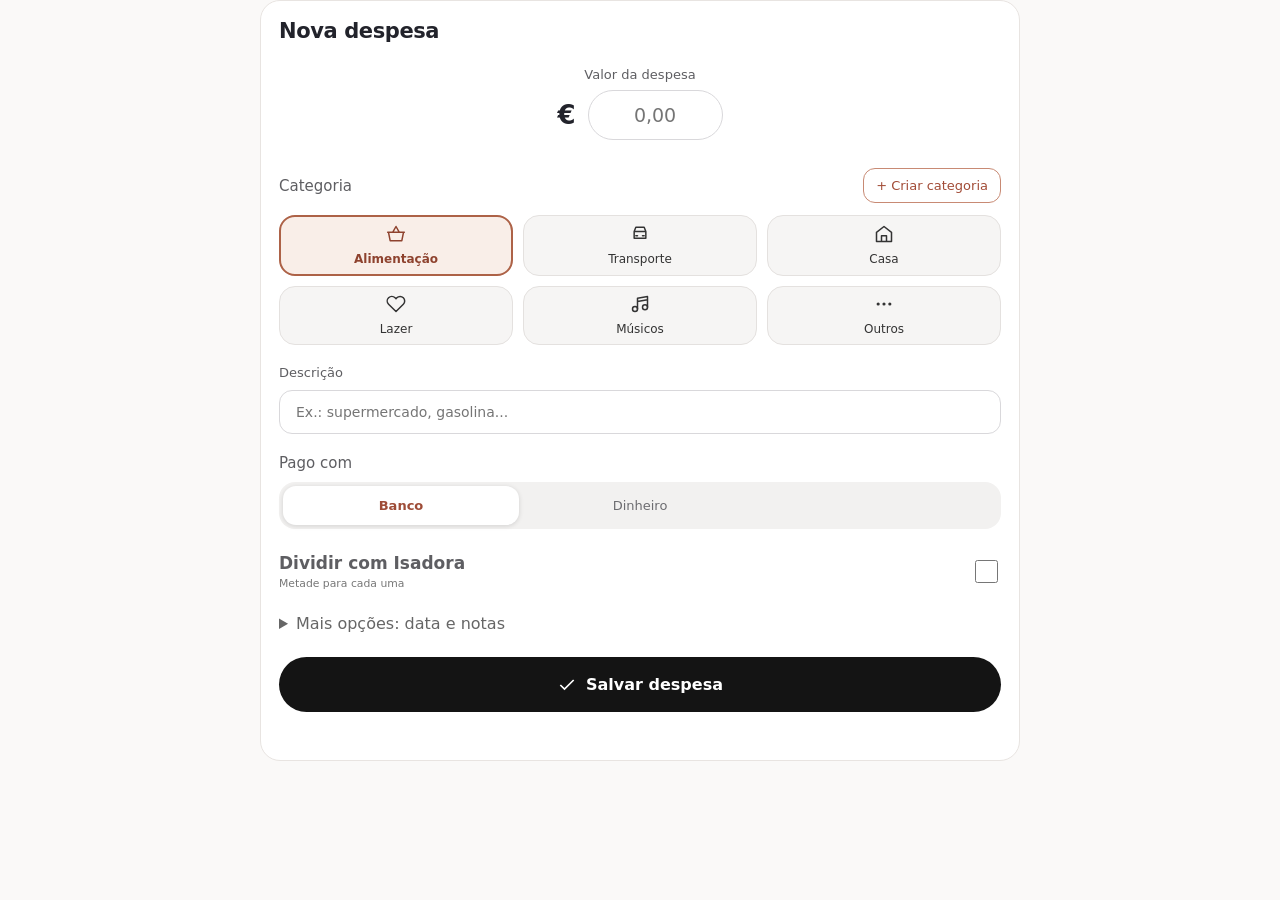
<file: nova-despesa.html>
<!doctype html><html lang="pt-BR"><head><link rel="manifest" href="/manifest.webmanifest"><link rel="apple-touch-icon" sizes="180x180" href="/icon-180.png"><link rel="icon" type="image/png" sizes="192x192" href="/icon-192.png"><meta name="apple-mobile-web-app-capable" content="yes"><meta name="apple-mobile-web-app-title" content="nós."><meta name="theme-color" content="#1A324B"><meta charset="utf-8"><meta name="viewport" content="width=device-width, initial-scale=1"><title>Nova despesa — Meu Controle</title><style>
:root{font-family:system-ui,-apple-system,Segoe UI,Arial,sans-serif;color:#22232b;background:#faf9f8}*{box-sizing:border-box}body{margin:0;padding:0 16px 55px}main{max-width:850px;margin:0 auto;background:white;border:1px solid #e8e4e1;border-radius:20px;padding:clamp(18px,3vw,34px)}h1{font-size:24px;letter-spacing:-.4px;margin:0 0 24px}label,.label{font-size:15px;color:#5e5e62}input,textarea,select{font:inherit;color:#24232b;background:white;border:1px solid #d9d8db;border-radius:13px;padding:13px 16px;width:100%;min-width:0}input:focus,textarea:focus{outline:2px solid #b36a54;outline-offset:1px}button{font:inherit;cursor:pointer} .amount{text-align:center;margin:5px 0 28px}.amount label{display:block;margin-bottom:8px}.amount-row{display:flex;align-items:center;justify-content:center;gap:12px}.amount-row strong{font-size:26px}.amount-row input{width:180px;border-radius:28px;text-align:center;font-size:24px}.field{margin:20px 0}.field>label{display:block;margin-bottom:10px}.cat-head{display:flex;align-items:center;justify-content:space-between;gap:12px;margin-bottom:12px}.add{border:1px solid #c88a74;background:white;color:#a24c37;border-radius:12px;padding:9px 12px;font-size:13px}.categories{display:grid;grid-template-columns:repeat(3,minmax(0,1fr));gap:10px}.category{display:flex;flex-direction:column;align-items:center;justify-content:center;gap:8px;min-width:0;min-height:90px;padding:12px 4px;border:1px solid #e4e1df;border-radius:16px;background:#f6f5f4;color:#333;line-height:1.25;font-size:13px}.category[aria-pressed=true]{background:#f9eee8;border:2px solid #ad6247;color:#8e422e;font-weight:650}.category svg{width:25px;height:25px;stroke:currentColor;fill:none;stroke-width:1.8;stroke-linecap:round;stroke-linejoin:round}.category span{overflow-wrap:anywhere}.account{display:grid;grid-template-columns:repeat(3,minmax(0,1fr));gap:3px;padding:4px;border-radius:16px;background:#f2f1f0}.account button{border:0;border-radius:13px;background:transparent;padding:13px 5px;font-size:14px;color:#6d6d71}.account button[aria-pressed=true]{background:white;color:#9e4c37;box-shadow:0 1px 5px #0002;font-weight:650}.split{display:flex;align-items:center;justify-content:space-between;gap:16px;margin:24px 0}.split strong{display:block;font-size:17px}.split small{display:block;color:#777;margin-top:4px}.split input{width:23px;height:23px;accent-color:#ad6247}.extra{margin:24px 0}.extra summary{color:#666;cursor:pointer}.extra-grid{display:grid;gap:14px;margin-top:16px}.extra-grid label{display:block;margin-bottom:6px}.save{display:flex;align-items:center;justify-content:center;gap:9px;width:100%;border:0;border-radius:30px;background:#141414;color:white;min-height:55px;font-weight:650;font-size:16px;margin-top:24px}.save svg{width:20px;height:20px;fill:none;stroke:currentColor;stroke-width:2}.new-category{display:flex;gap:8px;margin-top:10px}.new-category[hidden],.split-details[hidden]{display:none}.new-category button{background:#ad6247;color:white;border:0;border-radius:12px;padding:0 16px}.split-details{display:grid;grid-template-columns:1fr 1fr;gap:12px;padding:12px;background:#faf7f5;border-radius:12px}.split-details label{font-size:13px}.split-details input,.split-details select{margin-top:6px}.notice{color:#a23f2b;font-size:13px;min-height:20px;margin-top:10px}@media(max-width:550px){body{padding:0 10px 32px}main{border-radius:15px;padding:18px 14px}.categories{gap:7px}.category{min-height:78px;padding:8px 2px;font-size:11px}.category svg{width:22px;height:22px}.split-details{grid-template-columns:1fr}.add{font-size:12px;padding:8px}h1{font-size:22px}}

/* Formulário compacto e alinhado com a navegação principal */
:host{font-family:system-ui,-apple-system,"Segoe UI",Arial,sans-serif;color:#172b45;background:#fff}
main{max-width:760px!important;padding:18px!important;background:#fff!important}
form{gap:13px!important}
h1{font-size:21px!important}
.amount input{font-size:19px!important;max-width:135px!important;min-height:40px!important}
.category{min-height:55px!important;padding:7px!important;font-size:12px!important}
.category svg{width:20px!important;height:20px!important}
#accounts button{font-size:13px!important;padding:9px 6px!important;min-height:39px!important}
input,select,textarea{font-size:14px!important}
label{font-size:13px!important}
.extra{margin:0!important}
@media(max-width:600px){main{padding:12px!important}form{gap:10px!important}.category{min-height:51px!important}}
</style></head><body><main><h1>Nova despesa</h1><form id="expense"><div class="amount"><label for="amount">Valor da despesa</label><div class="amount-row"><strong>€</strong><input id="amount" inputmode="decimal" autocomplete="off" placeholder="0,00" required></div></div><div class="field"><div class="cat-head"><span class="label">Categoria</span><button class="add" type="button" id="create">+ Criar categoria</button></div><div id="categories" class="categories"></div><div id="new-category" class="new-category" hidden><input id="category-name" placeholder="Nome da categoria" maxlength="45"><button type="button" id="confirm-category">Adicionar</button></div></div><div class="field"><label for="description">Descrição</label><input id="description" placeholder="Ex.: supermercado, gasolina..." required maxlength="180"></div><div class="field"><div class="label" style="margin-bottom:10px">Pago com</div><div class="account" id="accounts"></div></div><label class="split"><span><strong>Dividir com Isadora</strong><small>Metade para cada uma</small></span><input type="checkbox" id="split"></label><div class="split-details" id="split-details" hidden><label>Quem pagou?<select id="payer"><option value="Jessica">Jéssica</option><option value="Isadora">Isadora</option></select></label><label>Minha parte (%)<input id="jessica" type="number" min="0" max="100" value="50"></label></div><details class="extra"><summary>Mais opções: data e notas</summary><div class="extra-grid"><div><label for="date">Data</label><input id="date" type="date" required></div><div><label for="note">Notas (opcional)</label><textarea id="note" rows="2" placeholder="Observações..."></textarea></div></div></details><button class="save" type="submit"><svg viewBox="0 0 24 24"><path d="m4 12 5 5L20 6"/></svg>Salvar despesa</button><div id="notice" class="notice" role="alert"></div></form></main><script>
(()=>{'use strict';const paths={'Alimentação':'<path d="M3 10h18l-2 10H5L3 10ZM8 10l4-7 4 7M2 10h20"/>','Transporte':'<path d="M5 17V9l2-5h10l2 5v8H5ZM5 9h14M7 14h2m6 0h2"/>','Casa':'<path d="m3 10 9-7 9 7v11H3V10Zm6 11v-7h6v7"/>','Lazer':'<path d="M20.8 4.6a5.5 5.5 0 0 0-7.8 0L12 5.7l-1.1-1.1a5.5 5.5 0 0 0-7.8 7.8L12 21l8.8-8.6a5.5 5.5 0 0 0 0-7.8Z"/>','Músicos':'<path d="M9 18V5l12-2v13M9 9l12-2"/><circle cx="6" cy="18" r="3"/><circle cx="18" cy="16" r="3"/>','Outros':'<circle cx="5" cy="12" r="1"/><circle cx="12" cy="12" r="1"/><circle cx="19" cy="12" r="1"/>'};const svg=k=>'<svg viewBox="0 0 24 24" aria-hidden="true">'+(paths[k]||'<path d="M20 13 13 20 3 10V3h7l10 10Z"/>')+'</svg>';let categories=['Alimentação','Transporte','Casa','Lazer','Músicos','Outros'],accounts=['Conta bancária','Dinheiro'],category='Alimentação',account=accounts[0];const el=id=>document.getElementById(id);el('date').value=new Date().toLocaleDateString('en-CA');function renderCats(){el('categories').replaceChildren(...categories.map(name=>{const b=document.createElement('button');b.type='button';b.className='category';b.setAttribute('aria-pressed',String(category===name));b.innerHTML=svg(name)+'<span></span>';b.querySelector('span').textContent=name;b.onclick=()=>{category=name;renderCats()};return b}))}function renderAccounts(){el('accounts').replaceChildren(...accounts.map((name,i)=>{const b=document.createElement('button');b.type='button';b.textContent=name==='Conta bancária'?'Banco':name==='Banco digital'?'Digital':name;b.setAttribute('aria-pressed',String(account===name));b.onclick=()=>{account=name;renderAccounts()};return b}))}renderCats();renderAccounts();window.addEventListener('message',e=>{if(e.origin!==location.origin||e.data?.source!=='mc-expense-host')return;accounts=e.data.accounts?.length?e.data.accounts:accounts;categories=[...new Set([...categories,...(e.data.categories||[])])];if(!accounts.includes(account))account=accounts[0];renderCats();renderAccounts()});el('create').onclick=()=>{el('new-category').hidden=!el('new-category').hidden;if(!el('new-category').hidden)el('category-name').focus()};el('confirm-category').onclick=()=>{const name=el('category-name').value.trim();if(!name)return;if(!categories.some(c=>c.toLowerCase()===name.toLowerCase())){categories.push(name);parent.postMessage({source:'mc-expense-v2',action:'category',name},location.origin)}category=categories.find(c=>c.toLowerCase()===name.toLowerCase());el('new-category').hidden=true;el('category-name').value='';renderCats()};el('split').onchange=()=>{el('split-details').hidden=!el('split').checked};el('expense').onsubmit=e=>{e.preventDefault();let str=el('amount').value.trim().replace(/\s/g,'');if(str.includes(',')&&str.includes('.'))str=str.replace(/\./g,'').replace(',','.');else str=str.replace(',','.');const amount=Number(str);if(!Number.isFinite(amount)||amount<=0){el('notice').textContent='Informe um valor válido.';return}const description=el('description').value.trim();if(!description){el('notice').textContent='Informe a descrição.';return}parent.postMessage({source:'mc-expense-v2',action:'save',value:{amount,category,description,account,split:el('split').checked,payer:el('payer').value,jessica:Number(el('jessica').value),date:el('date').value,note:el('note').value}},location.origin);el('notice').textContent='Salvando...'};
})();</script></body></html>
</file>
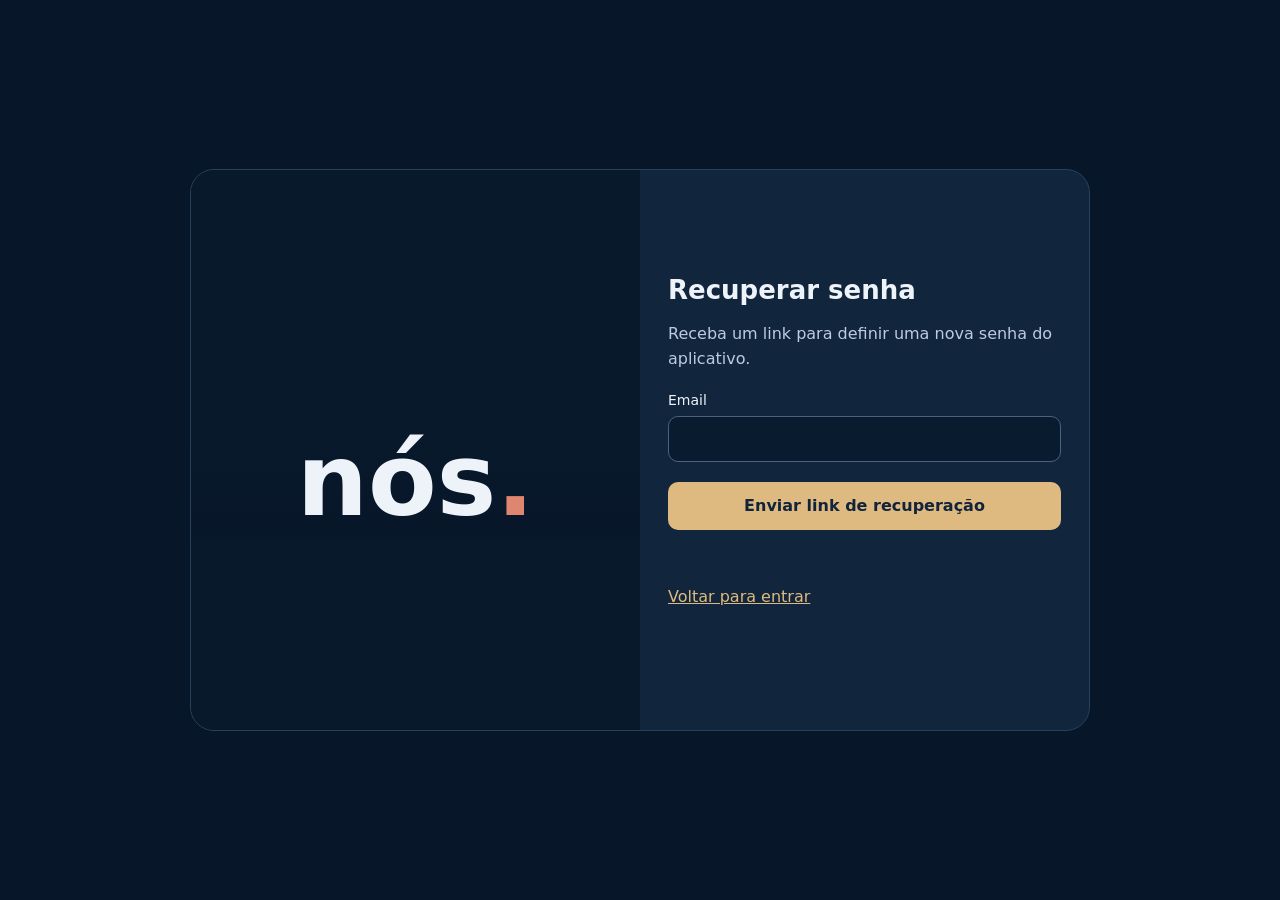
<file: reset-password.html>
<!doctype html><html lang="pt-BR"><head><link rel="manifest" href="/manifest.webmanifest"><link rel="apple-touch-icon" sizes="180x180" href="/icon-180.png"><link rel="icon" type="image/png" sizes="192x192" href="/icon-192.png"><meta name="apple-mobile-web-app-capable" content="yes"><meta name="apple-mobile-web-app-title" content="nós."><meta name="theme-color" content="#1A324B"><meta charset="utf-8"><meta name="viewport" content="width=device-width,initial-scale=1"><meta name="referrer" content="no-referrer"><meta http-equiv="Content-Security-Policy" content="default-src 'none'; script-src 'self' 'unsafe-inline' https://esm.sh; style-src 'unsafe-inline'; img-src 'self'; connect-src https://hdzpskqbkbfwslwhyldb.supabase.co; base-uri 'none'; form-action 'none'"><title>Recuperar senha | nós.</title><style>*{box-sizing:border-box}body{margin:0;background:#071729;color:#eef3fa;font:16px system-ui,sans-serif;min-height:100dvh;display:grid;place-items:center;padding:24px}.card{width:min(900px,100%);display:grid;grid-template-columns:1fr 1fr;background:#11253c;border:1px solid #29405c;border-radius:24px;overflow:hidden}.cover{background:#08192b;min-height:560px;position:relative}.cover img{position:absolute;width:100%;height:100%;object-fit:cover}.cover strong{position:absolute;bottom:0;left:0;right:0;padding:50px 24px 24px;background:linear-gradient(transparent,#071729);font-size:28px}.body{padding:36px 28px;align-self:center}h1{font-size:26px;margin:0 0 12px}p{line-height:1.6;color:#bdcbe0}label{display:block;margin:20px 0;font-size:14px}input{display:block;width:100%;margin-top:8px;border:1px solid #4a627f;border-radius:10px;padding:14px;background:#091b2e;color:#fff;font:inherit}button{border:0;background:#dfba80;color:#11243b;border-radius:10px;min-height:48px;padding:12px 18px;font:inherit;font-weight:650;width:100%;cursor:pointer}button:disabled{opacity:.5;cursor:wait}a{color:#dfba80}#status{font-size:14px;min-height:24px}small{color:#adc0d8}[hidden]{display:none!important}@media(max-width:650px){body{padding:14px}.card{grid-template-columns:1fr}.cover{min-height:180px;height:180px}.cover img{object-fit:contain;object-position:80% center}.body{padding:26px 22px}.cover strong{font-size:24px}}
</style></head><body><main class="card"><div class="cover"><strong style="top:45%;bottom:auto;text-align:center;font-size:clamp(52px,8vw,100px);padding:0">nós<span style="color:#de866f">.</span></strong></div><section class="body"><h1 id="title">Recuperar senha</h1><p id="intro">Receba um link para definir uma nova senha do aplicativo.</p><form id="request-form"><label>Email<input type="email" name="email" autocomplete="username" required></label><button type="submit" disabled>Enviar link de recuperação</button></form><form id="password-form" hidden><label>Nova senha<input type="password" name="password" autocomplete="new-password" minlength="8" required></label><label>Repita a nova senha<input type="password" name="confirmation" autocomplete="new-password" minlength="8" required></label><small>Use pelo menos 8 caracteres.</small><button type="submit" style="margin-top:20px" disabled>Salvar nova senha</button></form><p id="status" role="status" aria-live="polite">Conectando…</p><p><a href="./">Voltar para entrar</a></p></section></main><script src="./supabase.umd.js"></script><script type="module">
const {createClient}=window.supabase||{};if(!createClient){document.getElementById('status').textContent='Não foi possível carregar o acesso. Recarregue esta página.';throw Error('SDK unavailable')}
function timedFetch(input,init={}){const controller=new AbortController(),timer=setTimeout(()=>controller.abort(),15000);return fetch(input,{...init,signal:controller.signal}).finally(()=>clearTimeout(timer))}
function deadline(promise){let timer;return Promise.race([promise,new Promise((_,reject)=>{timer=setTimeout(()=>reject(Error('A conexão demorou demais. Tente novamente.')),20000)})]).finally(()=>clearTimeout(timer))}

const client=createClient('https://hdzpskqbkbfwslwhyldb.supabase.co','sb_publishable_YKeLOBIvIanAcKulvIP-0Q_QLsAwhL3',{global:{fetch:timedFetch},auth:{persistSession:true,autoRefreshToken:true,detectSessionInUrl:true}});
const requestForm=document.getElementById('request-form'),passwordForm=document.getElementById('password-form'),status=document.getElementById('status');let busy=false,session=null;
const callback=new URLSearchParams(location.hash.slice(1));const recoveryHint=callback.get('type')==='recovery'||sessionStorage.getItem('jl-password-recovery')==='1';
function showPassword(){requestForm.hidden=true;passwordForm.hidden=false;document.getElementById('title').textContent='Definir nova senha';document.getElementById('intro').textContent='Esta é a senha para entrar no aplicativo Jessica Lima.';passwordForm.querySelector('button').disabled=false;status.textContent='';sessionStorage.setItem('jl-password-recovery','1')}
client.auth.onAuthStateChange((event,current)=>{session=current;if(event==='PASSWORD_RECOVERY'&&current)showPassword()});
try{const result=await deadline(client.auth.getSession());if(result.error)throw result.error;session=result.data.session;requestForm.querySelector('button').disabled=false;if(session&&recoveryHint)showPassword();else{status.textContent=callback.has('error')||recoveryHint?'O link expirou ou não é válido. Solicite um novo abaixo.':'';sessionStorage.removeItem('jl-password-recovery')}}catch{status.textContent='Não foi possível validar o link. Recarregue a página ou solicite um novo.';requestForm.querySelector('button').disabled=false}
requestForm.addEventListener('submit',async event=>{event.preventDefault();if(busy)return;busy=true;const button=requestForm.querySelector('button');button.disabled=true;status.textContent='Enviando…';try{const email=String(new FormData(requestForm).get('email')).trim();const {error}=await client.auth.resetPasswordForEmail(email,{redirectTo:new URL('./reset-password.html',location.href).href});if(error)throw error;status.textContent='Se existir uma conta com esse email, enviaremos um link. Confira também o spam. Use o email mais recente.'}catch(error){status.textContent=error.status===429?'Muitas tentativas. Aguarde alguns minutos antes de pedir outro email.':'Não foi possível enviar: '+(error.message||'tente novamente.')}finally{busy=false;button.disabled=false}});
passwordForm.addEventListener('submit',async event=>{event.preventDefault();if(busy)return;const data=new FormData(passwordForm),password=String(data.get('password')||''),confirmation=String(data.get('confirmation')||'');if(password.length<8){status.textContent='Use pelo menos 8 caracteres.';return}if(password!==confirmation){status.textContent='As senhas não coincidem.';return}if(!session){status.textContent='Sua sessão expirou. Solicite um novo link de recuperação.';return}busy=true;const button=passwordForm.querySelector('button');button.disabled=true;status.textContent='Salvando…';try{const {error}=await deadline(client.auth.updateUser({password}));if(error)throw error;passwordForm.reset();sessionStorage.removeItem('jl-password-recovery');await client.auth.signOut({scope:'local'});passwordForm.hidden=true;status.textContent='Senha alterada. Clique em “Voltar para entrar” e use a nova senha.'}catch(error){status.textContent='Não foi possível alterar: '+(error.message||'solicite um novo link.')}finally{busy=false;button.disabled=false}});
</script></body></html>
</file>
<file: nos.css>
:root{--navy:#193447;--ink:#253c4a;--muted:#82909a;--ivory:#f7f7f2;--peach:#f7ded0;--sage:#e0eee5;--border:#e6eae5}*{box-sizing:border-box}body{margin:0;background:#e9eeeb;color:var(--ink);font-family:Inter,system-ui,-apple-system,Segoe UI,sans-serif;font-size:14px}.shell{max-width:1180px;min-height:100vh;margin:auto;background:var(--ivory);padding:0 38px 105px;box-shadow:0 15px 70px #203b4615}header{height:94px;display:flex;justify-content:space-between;align-items:center;border-bottom:1px solid var(--border)}.brand{font-family:Georgia,serif;font-size:52px;letter-spacing:-4px;color:var(--navy)}.brand span{color:#d68d71}header small{display:block;color:var(--muted);font-size:11px;margin-top:-6px}.headright{display:flex;align-items:center;gap:20px;color:var(--muted)}a{color:var(--navy)}main{padding-top:32px}.page{display:none}.page.active{display:block}.intro,.sectionhead{display:flex;align-items:center;justify-content:space-between;gap:15px;margin-bottom:27px}.eyebrow{color:#bb836f;font-size:10px;letter-spacing:2px;font-weight:800}h1{font-family:Georgia,serif;color:var(--navy);font-size:35px;letter-spacing:-1px;margin:9px 0}h2{font-family:Georgia,serif;font-size:23px;color:var(--navy);margin:0 0 18px}h3{font-size:15px;color:var(--navy);margin:20px 0 8px}p{line-height:1.6;color:#677985}.intro p{margin:0}.stats{display:grid;grid-template-columns:2fr 1fr 1fr;gap:16px;margin-bottom:24px}.stat{background:white;border:1px solid var(--border);border-radius:20px;padding:25px;min-height:140px}.stat.dark{background:var(--navy);color:white}.stat small,.stat span{display:block;opacity:.7}.stat strong{display:block;font-size:29px;margin:14px 0 8px;letter-spacing:-1px}.two{display:grid;grid-template-columns:1.3fr 1fr;gap:20px;margin-bottom:20px}.panel{background:#fff;border:1px solid var(--border);border-radius:20px;padding:25px;margin-bottom:20px}.panelhead{display:flex;justify-content:space-between;align-items:center;gap:10px}.panelhead h2{margin-bottom:15px}button{cursor:pointer;border:0;border-radius:11px;background:var(--navy);color:#fff;padding:12px 16px;font-weight:650;font:inherit}button:hover{filter:brightness(1.1)}button.soft{background:var(--sage);color:var(--navy)}button.textbtn{background:transparent;color:#b67860;padding:4px}button.danger{background:#fbe6e3;color:#9a3c35}button.tiny{font-size:12px;padding:6px 10px;margin-left:6px}label{display:block;color:#536b76;font-weight:650;font-size:12px;margin:10px 0}input,select,textarea{display:block;width:100%;margin-top:6px;padding:11px 12px;border:1px solid #dbe2dd;border-radius:10px;background:white;color:var(--ink);font:inherit}input:focus,select:focus{outline:2px solid #a2c8b7}input[type=month]{min-width:145px}.filters,.inlineform,.reportactions{display:flex;gap:14px;align-items:end;flex-wrap:wrap}.filters label{min-width:170px}.accountgrid{display:grid;grid-template-columns:repeat(auto-fit,minmax(240px,1fr));gap:15px;margin-bottom:24px}.account{background:white;border:1px solid var(--border);border-radius:17px;padding:22px}.account strong{font-size:24px;display:block;margin:14px 0}.item{padding:14px 0;border-bottom:1px solid #edf0ed;display:flex;align-items:center;justify-content:space-between;gap:12px}.item:last-child{border:0}.item b{display:block}.item small{color:var(--muted);display:block;margin-top:4px}.amount{font-weight:750;white-space:nowrap}.positive{color:#2b8b70}.negative{color:#d27b66}.empty{color:var(--muted);padding:24px 0}.hint{background:#f3f6f2;border-radius:12px;padding:12px 15px}.pill{display:inline-block;background:#f4e9df;padding:5px 9px;border-radius:20px;color:#8a5a49;font-size:11px}.rowactions{display:flex;align-items:center;flex-wrap:wrap;justify-content:flex-end}nav{position:fixed;bottom:0;left:50%;transform:translateX(-50%);width:min(1180px,100%);height:78px;display:flex;justify-content:center;background:#fff;border-top:1px solid var(--border);z-index:10}nav button{flex:1;max-width:175px;background:transparent;color:#91a0a6;border-radius:0;font-size:22px;padding:9px 4px}nav button span{display:block;font-size:11px;margin-top:3px}nav button.selected{color:var(--navy);background:#f1f5f1}#alert:not(:empty){margin:14px 0;padding:12px 18px;border-radius:12px;background:#f5e7df;color:#713f32}dialog{width:min(480px,94vw);border:0;border-radius:22px;box-shadow:0 20px 100px #172b4050;padding:25px}dialog::backdrop{background:#172b4080}.dialoghead,.dialogactions{display:flex;justify-content:space-between;align-items:center;gap:12px}.dialogactions{justify-content:flex-end;margin-top:20px}.iconbtn{background:#eee;color:#333;font-size:22px;padding:4px 12px}.reportactions{margin:20px 0}#reportRows{overflow-x:auto}table{border-collapse:collapse;width:100%;font-size:12px}td,th{text-align:left;border-bottom:1px solid #e7ece8;padding:11px 9px}#modeHistory{margin-top:18px}#modeHistory small{display:block;margin:8px 0}@media(max-width:700px){.shell{padding:0 15px 95px}.brand{font-size:43px}header{height:75px}.headright{font-size:11px;gap:8px}.intro,.sectionhead{align-items:start}.intro{flex-direction:column}.stats{grid-template-columns:1fr 1fr}.stat.dark{grid-column:1/-1}.stat{padding:18px;min-height:100px}.stat strong{font-size:23px}.two{grid-template-columns:1fr}.panel{padding:18px}.sectionhead h1,h1{font-size:30px}nav{height:70px}nav button{font-size:19px}nav button span{font-size:10px}}@media print{header,nav,button,.monthwrap,.filters,#alert,.reportactions{display:none!important}.shell{box-shadow:none;padding:0}.page{display:none!important}#relatorios{display:block!important}.panel{border:0;padding:0}body{background:white}}

[hidden]{display:none!important}.login-screen{min-height:100vh;display:grid;place-items:center;padding:24px;background:#edf2ee}.login-card{background:white;border:1px solid #e6eae5;border-radius:24px;padding:32px;width:min(440px,100%);box-shadow:0 15px 55px #19344715}.login-brand{font-family:Georgia,serif;font-size:58px;letter-spacing:-4px;color:#193447}.login-brand span{color:#d68d71}.login-card h1{font-size:28px}.login-card form button{width:100%;margin-top:14px}.login-error{color:#a33b33;min-height:1.5em}.login-help{font-size:12px}.headright #logout{padding:8px 12px;font-size:12px}

/* Relatórios visuais e notas dos movimentos */
.report-charts{display:grid;grid-template-columns:1fr 1fr;gap:18px;margin:20px 0}.chart-card{border:1px solid var(--border);border-radius:16px;padding:20px;min-width:0}.chart-card:last-child{grid-column:1/-1}.chart-card h2{font-size:19px}.donut-layout{display:flex;align-items:center;gap:22px;flex-wrap:wrap}.donut{width:190px;height:190px;border-radius:50%;display:grid;place-items:center;flex-shrink:0}.donut-center{background:white;border-radius:50%;width:115px;height:115px;display:flex;flex-direction:column;justify-content:center;align-items:center;text-align:center;padding:8px}.donut-center small{color:var(--muted);font-size:11px}.donut-center strong{font-size:17px}.chart-legend-row{display:grid;grid-template-columns:12px minmax(85px,1fr) auto auto;gap:8px;align-items:center;margin:9px 0}.chart-legend-row small{color:var(--muted)}.legend-dot{width:10px;height:10px;border-radius:3px}.monthly-bars{height:240px;display:flex;align-items:stretch;gap:8px}.month-bar-col{flex:1;min-width:0;display:flex;flex-direction:column;align-items:center;gap:7px}.month-bar-col b{font-size:10px;white-space:nowrap}.month-bar-col small{font-size:10px;color:var(--muted)}.bar-track{height:175px;width:100%;max-width:44px;background:#f0f4f0;border-radius:7px;display:flex;align-items:flex-end;overflow:hidden}.bar-fill{width:100%;background:#79a895;border-radius:7px 7px 0 0;min-height:0}.budget-chart-row{margin:16px 0}.budget-chart-row>div:first-child{display:flex;justify-content:space-between;gap:12px}.budget-chart-row small{color:var(--muted)}.budget-track{height:11px;background:#eef1ec;border-radius:8px;overflow:hidden;margin-top:7px}.budget-fill{height:100%;background:#79a895;border-radius:8px}.budget-fill.over{background:#d78e72}.tx-note{max-width:550px;white-space:pre-wrap;overflow-wrap:anywhere;color:#637783!important}@media(max-width:750px){.report-charts{grid-template-columns:1fr}.chart-card:last-child{grid-column:auto}.donut{width:160px;height:160px}.donut-center{width:100px;height:100px}.chart-legend-row{font-size:12px}}@media print{.report-charts{grid-template-columns:1fr 1fr}.chart-card{break-inside:avoid}.donut{-webkit-print-color-adjust:exact;print-color-adjust:exact}.bar-fill,.budget-fill{-webkit-print-color-adjust:exact;print-color-adjust:exact}}

/* Navegação adaptativa: lateral no desktop, inferior no celular. */
@media (min-width:901px){
  .shell{max-width:1280px;display:grid;grid-template-columns:218px minmax(0,1fr);grid-template-rows:auto auto 1fr;column-gap:0;padding:0 34px 54px 0;align-items:start}
  .shell>header{grid-column:2;grid-row:1;padding-left:34px}
  .shell>#alert{grid-column:2;grid-row:2;margin-left:34px}
  .shell>main{grid-column:2;grid-row:3;padding-left:34px;min-width:0}
  .shell>nav{grid-column:1;grid-row:1 / 4;position:sticky;top:0;left:auto;bottom:auto;transform:none;width:218px;max-width:none;height:100vh;min-height:620px;display:flex;flex-direction:column;justify-content:flex-start;align-items:stretch;padding:118px 14px 26px;gap:8px;background:#fff;border-top:0;border-right:1px solid var(--border);box-shadow:none;z-index:10}
  .shell>nav::before{content:'MENU';position:absolute;top:87px;left:26px;color:#a2afb0;font-size:10px;letter-spacing:2px;font-weight:800}
  .shell>nav button{flex:0 0 auto;max-width:none;width:100%;display:flex;align-items:center;justify-content:flex-start;gap:15px;text-align:left;border-radius:12px;padding:15px 15px;font-size:23px;line-height:1;background:transparent;color:#81929a;transition:background .15s,color .15s}
  .shell>nav button span{display:inline;font-size:14px;margin-top:0;font-weight:650}
  .shell>nav button.selected{color:var(--navy);background:#eaf2ed}
  .shell>nav button:hover{background:#f0f4f0;filter:none}
}
@media (min-width:901px) and (max-width:1120px){.shell{grid-template-columns:188px minmax(0,1fr);padding-right:20px}.shell>nav{width:188px}.shell>header,.shell>main{padding-left:24px}.shell>#alert{margin-left:24px}.stats{grid-template-columns:1.5fr 1fr 1fr}.stat{padding:18px}.stat strong{font-size:23px}}
@media print{.shell{display:block!important;padding:0!important}.shell>main{padding:0!important}}

.forecast-grid{display:grid;grid-template-columns:repeat(4,minmax(0,1fr));gap:12px}.forecast-grid>div{background:#f5f7f4;padding:15px;border-radius:12px}.forecast-grid small{display:block;color:#71848b;margin-bottom:9px}.forecast-grid b{font-size:19px}.forecast-help{font-size:12px;color:#72838c}@media(max-width:700px){.forecast-grid{grid-template-columns:1fr 1fr}.forecast-grid b{font-size:16px}}

/* Ajustes de usabilidade — 10/11/2026 */
#inicio .panelhead:has([data-page="movimentos"]){margin-bottom:24px;}
#inicio .panelhead:has([data-page="movimentos"]) + #forecast{margin-top:18px;}
.account h2{margin-top:16px !important;}
.forecast-tag,.realized-tag{display:inline-flex;align-items:center;font-size:.72rem;font-weight:750;border-radius:999px;padding:3px 7px;margin-right:5px;background:#f4e9d9;color:#73592e;}
.realized-tag{background:#e0f0e7;color:#286348;}
.income-bar-fill{height:100%;background:#6f9d8b;border-radius:999px;}
.emoji-grid{display:grid;grid-template-columns:repeat(8,minmax(0,1fr));gap:5px;padding:10px;margin:8px 0;background:#f8f8f5;border:1px solid #dde4df;border-radius:12px;max-height:200px;overflow:auto;}
.emoji-grid[hidden]{display:none;}
.emoji-option{font-size:1.3rem;min-height:37px;padding:3px;border-radius:8px;background:white;color:#1d3442;}
.emoji-option:hover{background:#e0f0e7;}
@media(max-width:600px){.emoji-grid{grid-template-columns:repeat(6,minmax(0,1fr));}}

/* Patrimônio investido separado do saldo disponível */
.stats{grid-template-columns:repeat(auto-fit,minmax(175px,1fr));}
#investmentSummary .item small{display:block;}
@media(max-width:650px){.stats{grid-template-columns:repeat(2,minmax(0,1fr));}}

/* Refinamentos visuais solicitados: preservar o destaque do saldo e recolher investimentos. */
.stats{grid-template-columns:repeat(2,minmax(0,1fr));}
.stats>.stat.dark{grid-column:1/-1;min-height:220px;padding:34px 38px;display:flex;flex-direction:column;justify-content:center;}
.stats>.stat.dark strong{font-size:clamp(38px,5vw,55px);margin:18px 0 10px;}
.stats>.stat.dark small{font-size:17px;}
.stats>.stat.dark span{font-size:14px;}
.investment-disclosure{grid-column:1/-1;border:1px solid var(--border);background:#fff;border-radius:18px;overflow:hidden;}
.investment-disclosure summary{list-style:none;cursor:pointer;display:flex;align-items:center;justify-content:space-between;gap:12px;padding:17px 22px;font-weight:750;color:var(--navy);}
.investment-disclosure summary::-webkit-details-marker{display:none;}
.investment-disclosure summary::after{content:'⌄';font-size:23px;color:#6f8690;}
.investment-disclosure[open] summary::after{content:'⌃';}
.investment-expand{font-weight:500;color:#7a8b93;font-size:12px;margin-left:auto;}
.investment-detail-grid{display:grid;grid-template-columns:repeat(2,minmax(0,1fr));gap:14px;padding:0 22px 20px;}
.investment-detail-grid>div{background:#f4f7f4;border-radius:13px;padding:18px;}
.investment-detail-grid small{display:block;color:#647983;font-size:12px;}
.investment-detail-grid strong{display:block;color:var(--navy);font-size:25px;margin-top:9px;}
#proportionHelp{font-size:13px;line-height:1.55;overflow-wrap:anywhere;}
#proportionHelp p{margin:0 0 8px;}
#settlementCard{margin-top:18px;padding:22px;}
#settlementCard h2{font-size:21px;}
/* Gráfico circular centrado e legenda em coluna, evitando que o gráfico fique colado à esquerda. */
.donut-layout{display:flex;flex-direction:column;align-items:stretch;gap:20px;}
#categoryChart{width:100%;display:flex;justify-content:center;align-items:center;min-height:205px;}
#categoryLegend{width:100%;}
#categoryChart .donut{width:min(225px,70vw);height:min(225px,70vw);}
/* Receitas e limites lado a lado; limite de orçamento em laranja. */
.report-charts .chart-card:last-child{grid-column:auto;}
.budget-fill,.budget-fill.over{background:#e7a45f;}
@media(max-width:750px){.report-charts{grid-template-columns:1fr;}.investment-detail-grid{grid-template-columns:1fr;}.stats>.stat.dark{min-height:185px;padding:26px;}}

/* Restaurar exatamente a fila de três cartões antes de Investimentos. */
@media(min-width:751px){.stats{grid-template-columns:2fr 1fr 1fr;}.stats>.stat.dark{grid-column:auto;min-height:190px;padding:30px 32px;}.stats>.stat.dark strong{font-size:clamp(32px,3.5vw,49px);}.stats>.stat.dark small{font-size:15px;}.stats>.stat.dark span{font-size:14px;}.stats>.stat:not(.dark){min-height:190px;padding:30px 26px;}.stats>.stat:not(.dark) strong{font-size:clamp(25px,2.5vw,37px);}.investment-disclosure{grid-column:1/-1;}}
@media(max-width:750px){.stats{grid-template-columns:repeat(2,minmax(0,1fr));}.stats>.stat.dark{grid-column:1/-1;}.investment-disclosure{grid-column:1/-1;}}

/* Cartões do resumo ligeiramente mais compactos, sem alterar a ordem. */
@media (min-width:751px){
  #inicio .stats{grid-template-columns:minmax(0,1.8fr) minmax(0,1fr) minmax(0,1fr);gap:13px;}
  #inicio .stats>.stat{min-width:0;min-height:166px;padding:24px 24px;}
  #inicio .stats>.stat.dark{padding:24px 28px;}
  #inicio .stats>.stat.dark strong{font-size:clamp(30px,3.1vw,44px);}
  #inicio .stats>.stat:not(.dark) strong{font-size:clamp(23px,2.25vw,34px);}
}

/* Ajuste 10/11: cartões mais compactos conforme referência enviada. */
@media (min-width:751px){
  #inicio .stats{grid-template-columns:minmax(0,1.75fr) minmax(0,1fr) minmax(0,1fr);gap:12px;}
  #inicio .stats>.stat{min-height:142px;padding:20px 21px;border-radius:19px;}
  #inicio .stats>.stat.dark{padding:20px 24px;}
  #inicio .stats>.stat.dark strong{font-size:clamp(27px,2.65vw,39px);margin:12px 0 8px;}
  #inicio .stats>.stat:not(.dark) strong{font-size:clamp(22px,2.05vw,31px);margin:12px 0 8px;}
  #inicio .stats>.stat small{font-size:14px;}
  #inicio .stats>.stat.dark span{font-size:13px;}
}


/* UI Kit Gemini integrado com a aplicação existente — apenas apresentação. */
:root{--navy:#1A324B;--ink:#1A324B;--muted:#7A8C9E;--ivory:#F8F6F0;--border:#E8ECF0;--terracotta:#D98268;--sage:#e5f0e9}
body{background:#eeeae3;color:var(--ink);font-family:'Plus Jakarta Sans',Inter,system-ui,-apple-system,Segoe UI,sans-serif}
.shell{background:var(--ivory)}
.brand,h1,h2{font-family:'DM Serif Display',Georgia,serif;font-weight:400}
.brand span{color:var(--terracotta)}
.panel,.stat:not(.dark),.account,.chart-card,.investment-disclosure{background:#fff;border-color:var(--border);box-shadow:0 4px 16px -2px rgba(26,50,75,.045)}
.panel,.stat,.account{border-radius:22px}
button{transition:background .15s,transform .15s,filter .15s}
button:active{transform:scale(.98)}
button:focus-visible,a:focus-visible,input:focus-visible,select:focus-visible{outline:2px solid var(--terracotta);outline-offset:2px}
button:not(.soft):not(.textbtn):not(.tiny):not(.danger):not(.iconbtn):not(.mobile-add-transaction){background:var(--navy)}
.sectionhead>button[data-modal=transaction]{background:var(--terracotta)!important}
input:focus,select:focus,textarea:focus{outline:2px solid rgba(217,130,104,.4);border-color:var(--terracotta)}
#recent,#txList{display:flex;flex-direction:column;gap:9px;margin-top:12px}
#recent .tx-item,#txList .tx-item{border:1px solid transparent;background:#F8F6F0;border-radius:15px;padding:13px 14px;gap:12px;align-items:center;transition:background .15s,border-color .15s}
#recent .tx-item:hover,#txList .tx-item:hover{background:#F6E6E1;border-color:#efd9d0}
.tx-main{display:flex;align-items:center;gap:12px;min-width:0;flex:1}
.tx-copy{min-width:0;overflow-wrap:anywhere}
.tx-copy b{font-size:13px;color:var(--navy)}
.tx-copy small{font-size:11px;line-height:1.5}
.tx-type-dot{display:block;width:11px;height:11px;border-radius:50%;flex:none;background:var(--terracotta)}
.tx-income .tx-type-dot{background:#6b9e86}.tx-transfer .tx-type-dot{background:#8198b0}
.tx-item .rowactions{gap:5px}.tx-item .amount{font-size:14px;letter-spacing:-.2px}
.tx-item .negative{color:#B96550}.tx-item .positive{color:#397e65}
.tx-item .tiny{font-size:10px;padding:5px 8px;margin-left:2px}
#inicio .stats>.stat.dark{background:var(--navy)}
#inicio .stats>.stat.dark strong{color:white}
.mobile-add-transaction{display:none}
@media(max-width:900px){
  .shell>nav,nav{background:var(--navy);border-top:0;box-shadow:0 -6px 28px rgba(26,50,75,.16);height:76px;padding:8px 5px max(7px,env(safe-area-inset-bottom));justify-content:space-around}
  nav button{color:#b8c4d0!important;background:transparent!important;border-radius:12px;max-width:none;font-size:20px;padding:5px 2px;min-width:0}
  nav button span{color:inherit;font-size:10px}
  nav button.selected{color:var(--terracotta)!important;background:transparent!important;position:relative}
  nav button.selected::after{content:'';position:absolute;bottom:0;left:50%;transform:translateX(-50%);width:6px;height:6px;border-radius:50%;background:var(--terracotta)}
  nav button:nth-child(2){margin-right:25px}
  nav button:nth-child(3){margin-left:25px}
  nav .mobile-add-transaction{display:flex!important;align-items:center;justify-content:center;position:absolute;left:50%;top:-16px;transform:translateX(-50%);width:56px;height:56px;border-radius:50%;border:4px solid var(--ivory);background:var(--terracotta)!important;color:white!important;font-size:32px;font-weight:400;box-shadow:0 5px 20px rgba(217,130,104,.35);padding:0;z-index:2}
  nav .mobile-add-transaction:active{transform:translateX(-50%) scale(.95)}
  .shell{padding-bottom:110px}
  #recent .tx-item,#txList .tx-item{flex-wrap:wrap}
  .tx-item .rowactions{margin-left:23px;justify-content:flex-start}
}
@media(max-width:380px){nav button span{font-size:9px}.tx-item .amount{font-size:13px}}
@media print{nav .mobile-add-transaction{display:none!important}}

/* Ajustes finais — navegação desktop discreta e movimentos em creme */
@media(min-width:901px){
 .shell>nav button,.shell>nav button:hover,.shell>nav button.selected{background:transparent!important;box-shadow:none!important;}
 .shell>nav button{border-left:3px solid transparent;border-radius:0 10px 10px 0;color:#6f8190!important;}
 .shell>nav button.selected{border-left-color:var(--terracotta);color:var(--navy)!important;font-weight:700;}
 .shell>nav button:hover{color:var(--navy)!important;}
}
#recent .tx-item,#txList .tx-item{background:#F8F6F0!important;border:1px solid #F0EDE7!important;}
#recent .tx-item:hover,#txList .tx-item:hover{background:#F4F1EB!important;border-color:#E9E3DA!important;}
.tx-type-icon{display:flex;align-items:center;justify-content:center;flex:0 0 38px;width:38px;height:38px;border-radius:12px;background:#fff;color:var(--terracotta);font-size:19px;font-weight:700;line-height:1;}
.tx-income .tx-type-icon{color:#397e65}.tx-transfer .tx-type-icon{color:#68829a}


/* Correção mobile 11-11: seis espaços reais na barra, sem botão sobreposto. */
@media (max-width:900px) {
  .shell>nav, nav {
    display:grid;
    grid-template-columns:repeat(6,minmax(0,1fr));
    align-items:center;
    justify-content:stretch;
    gap:0;
    height:calc(72px + env(safe-area-inset-bottom, 0px));
    padding:7px 4px calc(7px + env(safe-area-inset-bottom, 0px));
  }
  .shell>nav>button, nav>button {
    width:100%;min-width:0;max-width:none;
    margin:0!important;
    padding:5px 0;
    align-self:center;
    justify-self:center;
    line-height:1.1;
  }
  .shell>nav>button:nth-child(1),nav>button:nth-child(1){grid-column:1;grid-row:1}
  .shell>nav>button:nth-child(2),nav>button:nth-child(2){grid-column:2;grid-row:1}
  .shell>nav>button:nth-child(3),nav>button:nth-child(3){grid-column:4;grid-row:1}
  .shell>nav>button:nth-child(4),nav>button:nth-child(4){grid-column:5;grid-row:1}
  .shell>nav>button:nth-child(5),nav>button:nth-child(5){grid-column:6;grid-row:1}
  .shell>nav>.mobile-add-transaction,nav>.mobile-add-transaction {
    grid-column:3;grid-row:1;
    display:flex!important;
    position:static!important;
    top:auto;left:auto;
    transform:none!important;
    width:48px;height:48px;
    border:3px solid #fff;
    border-radius:50%;
    margin:0 auto!important;
    padding:0;
    font-size:28px;
    z-index:1;
  }
  nav .mobile-add-transaction:active {transform:scale(.96)!important}
  nav button span{font-size:clamp(8px,2.1vw,10px)}
  .shell{padding-bottom:calc(100px + env(safe-area-inset-bottom, 0px))}
  /* iOS Safari amplia automaticamente inputs com texto inferior a 16px. */
  input,select,textarea,dialog input,dialog select,dialog textarea,
  .login-screen input,.login-screen select {font-size:16px!important}
  html{-webkit-text-size-adjust:100%;text-size-adjust:100%}
}

/* Cabeçalho da lista de movimentos */
.movements-list-header{display:flex;align-items:center;justify-content:space-between;gap:16px;margin-bottom:24px;flex-wrap:wrap}
.movements-list-header h2{margin:0}
.movements-add-button{background:#D98268;color:#fff;border-radius:12px;font-weight:700;white-space:nowrap}
.movements-add-button:hover{background:#c97159}
@media(max-width:480px){.movements-list-header{gap:12px;margin-bottom:20px}.movements-list-header h2{font-size:24px}.movements-add-button{padding:11px 13px;font-size:14px}}

/* Refinamento mobile — quatro destinos e ação central, sem sobreposição. */
.mobile-casal-accounts{display:none}
@media(max-width:900px){
  .shell>nav,nav{grid-template-columns:repeat(5,minmax(0,1fr))!important;gap:0!important;}
  .shell>nav>button[data-page="contas"],nav>button[data-page="contas"]{display:none!important}
  .shell>nav>button[data-page="inicio"],nav>button[data-page="inicio"]{grid-column:1!important;grid-row:1!important}
  .shell>nav>button[data-page="movimentos"],nav>button[data-page="movimentos"]{grid-column:2!important;grid-row:1!important}
  .shell>nav>.mobile-add-transaction,nav>.mobile-add-transaction{grid-column:3!important;grid-row:1!important;position:static!important;width:52px;height:52px;transform:none!important}
  .shell>nav>button[data-page="casal"],nav>button[data-page="casal"]{grid-column:4!important;grid-row:1!important}
  .shell>nav>button[data-page="relatorios"],nav>button[data-page="relatorios"]{grid-column:5!important;grid-row:1!important}
  nav button span{font-size:clamp(9px,2.5vw,11px)!important}
  .mobile-casal-accounts{display:flex;align-items:center;justify-content:space-between;gap:12px}
  .mobile-casal-accounts h2{margin:0 0 4px;font-size:22px}
  .mobile-casal-accounts p{margin:0;font-size:13px}
  .mobile-casal-accounts button{flex-shrink:0}
  .intro .monthwrap{width:auto;max-width:100%}
  .intro .monthwrap label{font-size:12px;margin:0}
  .intro input[type=month]{width:195px!important;min-width:0!important;max-width:100%;padding:10px 12px!important;font-size:16px!important;min-height:44px!important;border-radius:12px}
  #inicio .stats{gap:10px!important}
  #inicio .stats>.stat{min-width:0;min-height:0!important;padding:18px 15px!important;border-radius:20px!important}
  #inicio .stats>.stat.dark{padding:23px 22px!important}
  #inicio .stats>.stat strong{font-size:clamp(19px,5.3vw,26px)!important;letter-spacing:-.8px;overflow-wrap:anywhere}
  #inicio .stats>.stat.dark strong{font-size:clamp(30px,8vw,41px)!important}
  #inicio .stats>.stat small{font-size:12px!important}
  #inicio .stats>.stat.dark span{font-size:12px!important}
  #recurringList .item{display:grid!important;grid-template-columns:minmax(0,1fr) auto;align-items:start;gap:10px 12px;padding:17px 0}
  #recurringList .item>div:first-child{min-width:0;overflow-wrap:anywhere}
  #recurringList .rowactions{display:grid!important;grid-template-columns:repeat(2,minmax(0,1fr));gap:7px;align-items:center;justify-items:stretch;min-width:142px;max-width:166px}
  #recurringList .rowactions>b{grid-column:1/-1;text-align:right;font-size:17px;white-space:nowrap}
  #recurringList .rowactions>button{margin:0!important;padding:9px 7px!important;font-size:12px!important;min-height:36px;white-space:nowrap;text-align:center}
  #recurringList .rowactions>button[data-use-recurring]{grid-column:1/-1;grid-row:2;background:var(--navy)!important;color:white!important}
  #recurringList .rowactions>button[data-edit="recurring"]{grid-column:1;grid-row:3}
  #recurringList .rowactions>button[data-archive-recurring]{grid-column:2;grid-row:3}
  #recurringList .rowactions:not(:has([data-use-recurring]))>button[data-edit="recurring"]{grid-row:2}
  #recurringList .rowactions:not(:has([data-use-recurring]))>button[data-archive-recurring]{grid-row:2}
}
@media(max-width:370px){#recurringList .rowactions{min-width:126px;max-width:136px}#recurringList .rowactions>button{font-size:11px!important;padding:8px 4px!important}}

/* Casal: mesmas secções em desktop e telemóvel */
.shell main .casal-tabs{position:static;transform:none;width:100%;height:auto;display:flex;justify-content:flex-start;gap:8px;padding:5px;background:#f0f0ea;border:0;border-radius:15px;margin:0 0 22px;z-index:auto}
.shell main .casal-tabs button{flex:1;max-width:none;width:auto;background:transparent!important;color:#536b76!important;border:0;border-radius:11px;font-size:14px;line-height:1.3;font-weight:650;padding:12px 14px;white-space:normal}
.shell main .casal-tabs button.active{background:#fff!important;color:#193447!important;box-shadow:0 2px 8px #19344713}
@media(max-width:900px){
  .shell>nav{display:grid!important;grid-template-columns:repeat(5,minmax(0,1fr))!important;align-items:center!important;gap:0!important}
  .shell>nav>button[data-page="inicio"]{grid-column:1!important;grid-row:1!important}
  .shell>nav>button[data-page="movimentos"]{grid-column:2!important;grid-row:1!important}
  .shell>nav>.mobile-add-transaction{grid-column:3!important;grid-row:1!important;display:flex!important;align-items:center!important;justify-content:center!important;position:static!important;transform:none!important;line-height:1!important;padding:0 0 3px!important;font-family:Arial,sans-serif!important;font-size:32px!important;font-weight:400!important;width:52px!important;height:52px!important;margin:0 auto!important}
  .shell>nav>button[data-page="casal"]{grid-column:4!important;grid-row:1!important}
  .shell>nav>button[data-page="relatorios"]{grid-column:5!important;grid-row:1!important}
  .intro .monthwrap{width:auto;max-width:100%}
  .intro .monthwrap label{color:#617680;font-size:12px}
  .intro #month{width:177px!important;max-width:100%!important;min-width:0!important;min-height:42px!important;padding:9px 12px!important;border:1px solid #e1e4de!important;border-radius:12px!important;background:#eceee8!important;color:#193447!important;font-size:16px!important;font-weight:600!important;box-shadow:none!important}
}
@media(min-width:901px){.shell>nav>.mobile-add-transaction{display:none!important}}


/* Ajustes 10/11: separadores Casal independentes da navegação fixa */
.shell main .casal-tabs {display:grid!important;grid-template-columns:minmax(0,1fr) minmax(0,1fr)!important;width:100%!important;min-width:0!important;max-width:100%!important;position:relative!important;left:auto!important;bottom:auto!important;transform:none!important;height:auto!important;overflow:visible!important;box-shadow:none!important;margin:0 0 18px!important;padding:5px!important;background:#eceee9!important;}
.shell main .casal-tabs button {display:flex!important;align-items:center!important;justify-content:center!important;min-width:0!important;width:100%!important;max-width:none!important;min-height:48px!important;margin:0!important;white-space:normal!important;overflow-wrap:anywhere!important;line-height:1.25!important;font-size:clamp(12px,3.2vw,14px)!important;padding:10px 8px!important;}
.shell main .casal-tabs button.active {background:#fff!important;box-shadow:0 2px 8px #19344718!important;}
/* O conteúdo do diálogo mantém a mesma largura ao abrir o teclado e ao focar campos */
#dialog {box-sizing:border-box!important;max-width:calc(100vw - 24px)!important;max-height:calc(100dvh - 24px)!important;overflow-y:auto!important;overscroll-behavior:contain!important;}
#dialog #entityForm,#dialog #fields,#dialog label {min-width:0!important;max-width:100%!important;}
#dialog input,#dialog select,#dialog textarea {min-width:0!important;max-width:100%!important;box-sizing:border-box!important;font-size:16px!important;}
#dialog textarea {resize:vertical;}
@media(max-width:900px){
  #dialog {width:calc(100vw - 24px)!important;margin:auto!important;padding:18px!important;}
  #dialog #fields {display:block!important;}
  #dialog label {width:100%!important;}
  #dialog input,#dialog select,#dialog textarea {width:100%!important;}
  #categoryChart .donut-center strong{font-size:clamp(16px,5vw,23px)!important;line-height:1.1!important;letter-spacing:-.5px!important;white-space:nowrap!important;}
}
/* Mesma apresentação dos movimentos na tabela de relatórios e no PDF */
#reportRows {overflow-x:auto;max-width:100%;border:1px solid #e4e8e5;border-radius:15px;background:#fff;}
#reportRows .report-movements-table{width:100%;border-collapse:collapse;min-width:640px;font-size:13px;}
#reportRows .report-movements-table thead{background:#f8f6f0;color:#1a324b;}
#reportRows .report-movements-table th{font-weight:700;}
#reportRows .report-movements-table th,#reportRows .report-movements-table td{padding:12px 10px;border-bottom:1px solid #e8ece8;vertical-align:top;overflow-wrap:anywhere;}
#reportRows .report-movements-table tr:nth-child(even) td{background:#fbfaf7;}
#reportRows .report-movements-table th:last-child,#reportRows .report-movements-table td:last-child{text-align:right;white-space:nowrap;font-weight:700;color:#1a324b;}
@media print{#reportRows{overflow:visible!important;border:0!important}#reportRows .report-movements-table{min-width:0!important;font-size:9px!important;table-layout:fixed!important}#reportRows .report-movements-table th,#reportRows .report-movements-table td{padding:5px 4px!important;word-break:break-word!important}#reportRows .report-movements-table tr{break-inside:avoid}#reportRows .report-movements-table thead{display:table-header-group}}

/* Refinamentos: relatório, gráfico e cabeçalho consistente de Casal */
#reportRows .report-movements-table th:nth-child(2),
#reportRows .report-movements-table td:nth-child(2) {
  min-width: 98px !important;
  width: 108px;
  white-space: nowrap !important;
  overflow-wrap: normal !important;
  word-break: normal !important;
}
#categoryChart .donut-center strong {
  font-size: 15px !important;
  line-height: 1.1 !important;
  letter-spacing: -0.35px !important;
  white-space: nowrap !important;
}
@media (max-width: 750px) {
  #categoryChart .donut-center strong { font-size: clamp(14px, 4vw, 19px) !important; }
}
@media print {
  #reportRows .report-movements-table th:nth-child(2),
  #reportRows .report-movements-table td:nth-child(2) {
    width: 11% !important;
    min-width: 0 !important;
    white-space: nowrap !important;
    word-break: normal !important;
    overflow-wrap: normal !important;
  }
}

/* PDF e tabela responsivos: versão 11/11 */
#categoryChart .donut-svg{position:relative;background:none!important;isolation:isolate;overflow:visible;}
#categoryChart .donut-svg svg{position:absolute;inset:0;width:100%;height:100%;display:block;overflow:visible;}
#categoryChart .donut-svg .donut-center{position:relative;z-index:1;width:57%;height:57%;margin:auto;}
#categoryChart .donut-svg .donut-center strong{font-size:clamp(13px,2vw,17px)!important;white-space:nowrap!important;}
/* Não impor uma largura fixa à coluna Tipo em detrimento das restantes. */
#reportRows .report-movements-table{table-layout:auto!important;min-width:790px!important;}
#reportRows .report-movements-table th:nth-child(2),
#reportRows .report-movements-table td:nth-child(2){width:auto!important;min-width:78px!important;white-space:nowrap!important;}
#reportRows .report-movements-table th:nth-child(1),
#reportRows .report-movements-table td:nth-child(1){white-space:nowrap!important;}
#reportRows .report-movements-table th:last-child,
#reportRows .report-movements-table td:last-child{white-space:nowrap!important;}
#reportRows .report-movements-table th,
#reportRows .report-movements-table td{overflow-wrap:normal!important;word-break:normal!important;}
@media print {
  @page{size:A4 landscape;margin:12mm;}
  html,body{width:auto!important;overflow:visible!important;background:#fff!important;}
  .shell{width:100%!important;max-width:none!important;min-height:0!important;margin:0!important;padding:0!important;box-shadow:none!important;}
  .shell>nav,.shell nav,body nav,nav,.mobile-add-transaction,.reportactions,header,button{display:none!important;visibility:hidden!important;}
  .shell main{padding:0!important;}
  .report-charts{display:block!important;}
  .report-charts .chart-card{display:block!important;break-inside:avoid-page!important;page-break-inside:avoid!important;margin:0 0 12mm!important;padding:12px!important;}
  #categoryChart{min-height:0!important;}
  #categoryChart .donut-svg{width:165px!important;height:165px!important;min-width:165px!important;min-height:165px!important;}
  #categoryChart .donut-svg .donut-center strong{font-size:13px!important;}
  #categoryChart .donut-svg svg circle{stroke-opacity:1!important;}
  #categoryLegend{width:100%!important;}
  #reportRows{overflow:visible!important;max-width:none!important;border:0!important;}
  #reportRows .report-movements-table{width:100%!important;min-width:0!important;table-layout:auto!important;font-size:9px!important;}
  #reportRows .report-movements-table th,
  #reportRows .report-movements-table td{padding:6px 5px!important;overflow-wrap:break-word!important;word-break:normal!important;}
  #reportRows .report-movements-table th:nth-child(2),
  #reportRows .report-movements-table td:nth-child(2){min-width:70px!important;white-space:nowrap!important;}
  #reportRows .report-movements-table th:nth-child(1),
  #reportRows .report-movements-table td:nth-child(1),
  #reportRows .report-movements-table th:last-child,
  #reportRows .report-movements-table td:last-child{white-space:nowrap!important;}
  #reportRows .report-movements-table tr{break-inside:avoid!important;}
  #reportRows .report-movements-table thead{display:table-header-group!important;}
  .donut-svg,.donut-svg svg,.legend-dot,.bar-fill,.budget-fill,.income-bar-fill{-webkit-print-color-adjust:exact!important;print-color-adjust:exact!important;}
}

/* Ajustes compactos — 11 Nov */
#movimentos .filters{display:grid;grid-template-columns:repeat(3,minmax(0,1fr));gap:8px 10px;align-items:end;margin-bottom:13px}
#movimentos .filters label{min-width:0;margin:0;font-size:12px}
#movimentos .filters select{min-width:0;margin-top:4px;padding:9px 7px;font-size:13px}
#relatorios .reportactions{display:grid;grid-template-columns:repeat(2,minmax(0,1fr));gap:9px;margin:12px 0 15px}
#relatorios .reportactions button{min-width:0;padding:11px 8px;font-size:clamp(11px,2.8vw,14px);line-height:1.2}
#recurringList .rowactions button[data-use-recurring]{font-size:12px!important;letter-spacing:0!important;overflow:visible!important;min-width:0;white-space:nowrap}
#goalsList .item>div:first-child{min-width:0;overflow-wrap:break-word}
#goalsList .item small{overflow-wrap:normal;word-break:normal}
#goalsList .item small .money-amount{white-space:nowrap}
@media(max-width:600px){#movimentos .filters{grid-template-columns:repeat(2,minmax(0,1fr))}#movimentos .filters label:last-child{grid-column:1/-1}#recurringList .rowactions{min-width:150px!important;max-width:175px!important}#recurringList .rowactions>button[data-use-recurring]{font-size:13px!important;padding:10px 4px!important}}

/* Ajustes de usabilidade — Movimentos, fixos, orçamento e filtros */
#movimentos .tx-day{margin:17px 0 22px}
#movimentos .tx-day-heading{margin:0 0 9px 4px;font-size:13px;font-weight:650;color:#607581;text-transform:capitalize}
#movimentos .tx-day-items{display:grid;gap:8px}
#movimentos .tx-reconcile{border:1px solid #e4e9e4;background:#f8faf7;border-radius:14px;padding:13px 15px;margin:12px 0 20px;font-size:12px}
#movimentos .tx-reconcile>b{display:block;margin-bottom:9px;color:#1a324b;font-size:13px}
#movimentos .tx-reconcile>div{display:flex;justify-content:space-between;gap:12px;margin:5px 0}
#movimentos .tx-reconcile strong{font-weight:650;white-space:nowrap}
#movimentos .tx-reconcile small{display:block;color:#647783;line-height:1.5;margin-top:10px}
#recurringList .rowactions{display:flex;flex-wrap:wrap;align-items:center;justify-content:flex-end;gap:5px;min-width:0!important;max-width:none!important}
#recurringList .rowactions>b{width:100%;text-align:right;font-size:14px}
#recurringList .icon-action{width:32px!important;min-width:32px!important;height:32px!important;min-height:32px!important;padding:0!important;display:inline-grid;place-items:center;font-size:19px!important;font-weight:500;line-height:1}
#recurringList .register-action{background:#e0f2e7;color:#17653c;border:1px solid #b6dfc6}
#casal #budgetForm{gap:8px 10px;align-items:end}
#casal #budgetForm label{margin:0;font-size:12px;font-weight:500}
#casal #budgetForm input,#casal #budgetForm select{margin-top:4px;padding:9px 10px;font-size:13px;font-weight:400}
#casal #budgetForm button{padding:10px 12px;font-size:12px}
#movimentos .filters label,#movimentos .filters select,#movimentos .filters option{font-weight:400!important;font-size:12px!important}
#movimentos .filters select{padding:8px 7px}
#relatorios>.reportactions{display:flex;justify-content:flex-end;gap:8px;margin:10px 0 12px}
#relatorios>.reportactions button{flex:0 1 auto;width:auto;padding:9px 13px;font-size:12px;font-weight:550}
@media(max-width:600px){#recurringList .rowactions{min-width:104px!important;max-width:120px!important}#recurringList .icon-action{width:30px!important;min-width:30px!important;height:30px!important;min-height:30px!important}#relatorios>.reportactions button{font-size:11px;padding:9px 11px}}

/* Correções finais: ações fixas em linha, responsividade e moeda do investimento */
#recurringList .recurring-item{align-items:flex-start;gap:12px}
#recurringList .recurring-item>div:first-child{min-width:0;flex:1 1 auto;overflow-wrap:anywhere}
#recurringList .recurring-actions{display:flex!important;flex:0 0 auto;flex-direction:column!important;align-items:flex-end!important;justify-content:flex-start!important;gap:8px!important;width:auto!important;min-width:0!important;max-width:none!important}
#recurringList .recurring-actions>b{display:block!important;width:auto!important;text-align:right!important;white-space:nowrap;font-size:clamp(13px,2.8vw,16px)!important}
#recurringList .recurring-buttons{display:flex!important;flex-direction:row!important;flex-wrap:nowrap!important;align-items:center!important;justify-content:flex-end!important;gap:6px!important;grid-column:auto!important}
#recurringList .recurring-buttons>.icon-action{display:inline-flex!important;align-items:center!important;justify-content:center!important;flex:0 0 34px!important;width:34px!important;min-width:34px!important;max-width:34px!important;height:34px!important;min-height:34px!important;max-height:34px!important;padding:0!important;margin:0!important;grid-row:auto!important;grid-column:auto!important;border-radius:11px!important;font-family:Arial,sans-serif!important;font-size:21px!important;line-height:1!important;font-weight:500!important;letter-spacing:0!important}
#recurringList .recurring-buttons>.register-action{background:#dcf3e4!important;color:#166b3d!important;border:1px solid #b6dec6!important}
#recurringList .recurring-buttons>button[data-archive-recurring]{background:#fbe6e3!important;color:#9a3c35!important}
@media(max-width:600px){#recurringList .recurring-item{gap:8px}#recurringList .recurring-buttons{gap:4px!important}#recurringList .recurring-buttons>.icon-action{flex-basis:30px!important;width:30px!important;min-width:30px!important;max-width:30px!important;height:30px!important;min-height:30px!important;max-height:30px!important;font-size:19px!important}#recurringList .recurring-actions>b{font-size:14px!important}}

/* Moeda à esquerda do montante, com campo compacto */
.investment-currency-row{display:grid;grid-template-columns:minmax(100px,0.34fr) minmax(0,1fr);align-items:end;gap:12px}
.investment-currency-row label{min-width:0}
.investment-currencies{padding:0 22px 18px;display:grid;gap:8px}
.investment-currencies>small{color:#647983}
.investment-other-currency{display:flex;justify-content:space-between;align-items:center;gap:12px;color:#1A324B}
.investment-other-currency strong{font-size:16px;white-space:nowrap}
#recent .tx-day{margin-bottom:8px}
#recent .tx-day-heading{margin:12px 0 6px;font-size:13px;font-weight:650;color:#617580;text-transform:capitalize}
@media(max-width:430px){.investment-currency-row{grid-template-columns:minmax(88px,0.36fr) minmax(0,1fr);gap:8px}}

/* Detalhamento dos saldos no card principal */
.balance-title-row{display:flex;align-items:center;justify-content:space-between;gap:12px}
.balance-title-row small{min-width:0}
.balance-eye{display:grid;place-items:center;flex:0 0 40px;width:40px;height:40px;padding:0;border:1px solid rgba(255,255,255,.35);border-radius:50%;background:rgba(255,255,255,.12);color:#fff}
.balance-eye:hover,.balance-eye:focus-visible{background:rgba(255,255,255,.24)}
#accountBalancesDialog{width:min(440px,calc(100vw - 28px));max-height:80vh;overflow-y:auto}
#accountBalancesDialog .dialoghead h2{margin:0}
#accountBalancesDialog .iconbtn{width:36px;height:36px;display:grid;place-items:center;padding:0;line-height:1}
.account-balance-line,.account-balances-total{display:flex;justify-content:space-between;align-items:center;gap:14px;padding:16px 0;border-bottom:1px solid #e6eae5}
.account-balance-line strong,.account-balances-total strong{text-align:right;white-space:nowrap}
.account-balance-line span{min-width:0;overflow-wrap:anywhere}
.account-balance-line small{color:var(--muted)}
.account-balances-total{border:0;margin-top:8px;font-weight:700}
@media(max-width:420px){.account-balance-line,.account-balances-total{font-size:13px}}

/* Campos dos formulários: tipografia mais leve e legível, sem zoom automático no iPhone */
#dialog #entityForm input:not([type="checkbox"]):not([type="radio"]),
#dialog #entityForm select,
#dialog #entityForm textarea,
#dialog #entityForm option{
 font-family:'Plus Jakarta Sans',system-ui,sans-serif!important;
 font-size:16px!important;
 font-weight:400!important;
 letter-spacing:0!important;
 line-height:1.45!important;
}
#dialog #entityForm input::placeholder,#dialog #entityForm textarea::placeholder{font-weight:400!important;color:#92999d!important;opacity:1}
#dialog #entityForm input[type="date"],#dialog #entityForm input[type="month"]{min-width:0!important;width:100%!important;max-width:100%!important}
#dialog .dialoghead .iconbtn{display:grid;place-items:center;line-height:1!important;min-width:38px;min-height:38px;padding:0!important}

/* Ajuste final de tipografia dos formulários: escala coerente com o app */
#dialog #entityForm input:not([type="checkbox"]):not([type="radio"]),
#dialog #entityForm select,
#dialog #entityForm textarea,
#dialog #entityForm option,
#dialog #fields input:not([type="checkbox"]):not([type="radio"]),
#dialog #fields select,
#dialog #fields textarea {
  font-family:'Plus Jakarta Sans',system-ui,sans-serif!important;
  font-size:14px!important;
  font-weight:400!important;
  line-height:1.45!important;
  letter-spacing:0!important;
}
#dialog #entityForm input::placeholder,
#dialog #fields input::placeholder,
#dialog #entityForm textarea::placeholder,
#dialog #fields textarea::placeholder {font-size:14px!important;font-weight:400!important;opacity:1}
@media(max-width:600px){
  #dialog #entityForm input:not([type="checkbox"]):not([type="radio"]),
  #dialog #entityForm select,#dialog #entityForm textarea,
  #dialog #fields input:not([type="checkbox"]):not([type="radio"]),
  #dialog #fields select,#dialog #fields textarea {font-size:15px!important}
}

/* 17/11 — estabilidade de viewport, datas e navegação em iOS */
html,body{max-width:100%;overflow-x:clip}
.shell,.shell>main,.page,#dialog,#dialog form,#dialog #fields,#dialog label{min-width:0;max-width:100%;box-sizing:border-box}
#dialog{max-width:calc(100vw - 24px);overflow-x:hidden}
#dialog input[type=date],#dialog input[type=month],#dialog input[type=datetime-local]{display:block;inline-size:100%!important;min-inline-size:0!important;max-inline-size:100%!important;-webkit-appearance:none;appearance:none;box-sizing:border-box!important}
#dialog input[type=date]::-webkit-date-and-time-value{min-width:0;text-align:left}
#dialog input[type=date]::-webkit-calendar-picker-indicator{flex-shrink:0}
@media(max-width:900px){
 .shell>nav,body .shell>nav{position:fixed!important;left:0!important;right:0!important;bottom:0!important;top:auto!important;transform:none!important;width:100%!important;max-width:100%!important;min-height:0!important;height:calc(72px + env(safe-area-inset-bottom,0px))!important;z-index:1000!important;padding-bottom:calc(7px + env(safe-area-inset-bottom,0px))!important}
 .shell{padding-bottom:calc(116px + env(safe-area-inset-bottom,0px))!important}
 .shell>header{min-width:0;max-width:100%}.headright{min-width:0;max-width:100%;overflow:hidden}.headright #identity{overflow:hidden;text-overflow:ellipsis;white-space:nowrap;min-width:0}
}
@media print{.shell>nav{display:none!important}}

/* Movimento dividido entre duas contas */
[data-split-controls]{border:1px solid #dce4e8;border-radius:14px;padding:14px;margin:12px 0;}[data-split-controls][hidden],[data-split-details][hidden]{display:none!important}.split-check{display:flex;align-items:center;gap:10px}.split-check input{width:auto!important;flex:none!important}[data-split-details] label{display:block;min-width:0}[data-split-details] input,[data-split-details] select{max-width:100%;min-width:0;box-sizing:border-box}

/* Divisão entre contas: campos claros e valor restante somente leitura */
[data-single-account][hidden],[data-transfer-destination][hidden]{display:none!important}
[data-split-details] input[readonly]{background:#f0f4f2;color:#20374d;opacity:1;cursor:default}

/* 17/11 — refinamento de movimentos, formulários e metas */
.tx-item{display:grid!important;grid-template-columns:minmax(0,1fr) auto!important;align-items:center!important;gap:12px!important}
.tx-item .tx-main{display:flex;min-width:0;gap:10px;align-items:center}
.tx-item .tx-copy{min-width:0;flex:1 1 auto}
.tx-item .tx-copy b{display:block;overflow-wrap:normal;word-break:normal;hyphens:none;line-height:1.3}
.tx-item .tx-copy small{overflow-wrap:break-word;word-break:normal;line-height:1.45}
.tx-item .rowactions{display:flex!important;flex-wrap:nowrap!important;align-items:center!important;justify-content:flex-end!important;gap:6px!important;min-width:0}
.tx-item .rowactions .amount{white-space:nowrap;font-size:clamp(12px,3vw,16px)}
.tx-item .rowactions button{white-space:nowrap;flex-shrink:0}
#modeForm label{display:block;width:100%;min-width:0;box-sizing:border-box}
#modeForm input[type=month],#modeForm select{display:block;width:100%!important;min-width:0!important;max-width:100%!important;box-sizing:border-box!important;min-height:48px}
#goalsList .item{display:grid!important;grid-template-columns:minmax(0,1fr) auto;gap:12px;align-items:center}
#goalsList .item>div:first-child{min-width:0;overflow-wrap:normal;word-break:normal}
#goalsList .rowactions{display:flex!important;flex-wrap:nowrap!important;gap:6px!important;align-items:center}
#goalsList .rowactions button{white-space:nowrap!important;flex-shrink:0!important;padding:9px 11px!important}
[data-category-split]{padding:14px;margin:10px 0;border:1px solid #dce4e8;border-radius:14px}
[data-category-split][hidden]{display:none!important}
[data-category-split] label{display:block;min-width:0}
[data-category-split] input[readonly]{background:#f0f4f2;color:#20374d}
@media(max-width:480px){.tx-item{grid-template-columns:minmax(0,1fr)!important;gap:8px!important}.tx-item .rowactions{justify-content:flex-end!important}.tx-item .tx-copy b{font-size:15px}.tx-item .rowactions .amount{margin-right:auto}.tx-item .tx-type-icon{flex-shrink:0}#goalsList .item{grid-template-columns:minmax(0,1fr)!important}#goalsList .rowactions{justify-content:flex-end!important}}

/* Correção iOS Safari: seletor nativo de mês não pode ultrapassar a margem do cartão. */
#casal .two, #casal .two > .panel, #modeForm {min-width:0;max-width:100%}
#modeForm {display:grid;grid-template-columns:minmax(0,1fr);width:100%;overflow:clip}
#modeForm > label {min-width:0;width:100%;max-width:100%;overflow:hidden}
#modeForm #modeMonth,
#modeForm #financialMode {
  display:block!important;
  inline-size:100%!important;
  min-inline-size:0!important;
  max-inline-size:100%!important;
  width:100%!important;
  min-width:0!important;
  max-width:100%!important;
  box-sizing:border-box!important;
  margin-inline:0!important;
}
#modeForm #modeMonth { -webkit-appearance:none;appearance:none; }

/* Filtros e detalhamento interativo dos relatórios */
.report-filter-bar{display:grid;grid-template-columns:repeat(2,minmax(0,1fr));gap:12px;margin-bottom:14px}
.report-filter-bar label{min-width:0;max-width:100%;display:grid;gap:6px}
.report-filter-bar input{width:100%;min-width:0;max-width:100%;box-sizing:border-box}
.report-comparison{margin:0 0 16px;color:#526b76}
.report-comparison p{margin:5px 0}
.report-category-button{width:100%;border:0;background:transparent;text-align:left;font:inherit;color:inherit;cursor:pointer;padding:8px 4px;border-radius:8px}
.report-category-button:hover,.report-category-button:focus-visible{background:#f3f4ef}
.clickable-donut-segment{cursor:pointer}
.category-detail{margin-top:20px;padding:16px;background:#f7f7f3;border-radius:16px;min-width:0}
.category-detail-head,.category-detail-row{display:flex;justify-content:space-between;align-items:center;gap:12px}
.category-detail-head{margin-bottom:12px}
.category-detail-head small,.category-detail-row small{display:block;color:#728695;margin-top:4px}
.category-detail-row{border-top:1px solid #e2e7e5;padding:12px 0}
.category-detail-row span{min-width:0;overflow-wrap:anywhere}
.category-detail-row strong{white-space:nowrap}
@media(max-width:480px){.report-filter-bar{grid-template-columns:minmax(0,1fr)}}

.report-compare-scroll{max-width:100%;overflow-x:auto;margin-top:14px}
.report-compare-table{width:100%;border-collapse:collapse;min-width:450px;font-size:.88rem}
.report-compare-table th,.report-compare-table td{padding:9px 7px;border-bottom:1px solid #e3e8e7;text-align:right;white-space:nowrap}
.report-compare-table th:first-child,.report-compare-table td:first-child{text-align:left}

/* Relatórios: legenda clicável sem herdar o estilo global de botões */
#categoryLegend{width:100%;min-width:0;max-width:100%;}
#categoryLegend .report-category-button{display:grid;grid-template-columns:12px minmax(0,1fr) max-content 52px;align-items:center;gap:12px;width:100%;min-width:0;max-width:100%;box-sizing:border-box;margin:0;padding:11px 8px;border:0;border-bottom:1px solid #e8edeb;border-radius:8px;background:transparent;color:#1a324b;box-shadow:none;cursor:pointer;font-size:14px;line-height:1.4;text-align:left;}
#categoryLegend .report-category-button:hover,#categoryLegend .report-category-button:focus-visible{background:#f3f6f4;outline-offset:2px;}
#categoryLegend .report-category-button .legend-dot{display:block;flex:none;width:10px;height:10px;}
#categoryLegend .report-category-button span:nth-child(2){min-width:0;overflow-wrap:break-word;}
#categoryLegend .report-category-button b{white-space:nowrap;text-align:right;font-size:14px;}
#categoryLegend .report-category-button small{white-space:nowrap;text-align:right;font-size:12px;color:#728695;}
@media(max-width:520px){#categoryLegend .report-category-button{grid-template-columns:10px minmax(0,1fr) max-content;gap:8px;font-size:12px;}#categoryLegend .report-category-button small{grid-column:3;justify-self:end;}#categoryLegend .report-category-button b{font-size:12px;}}

/* Relatórios: filtros compactos e sem overflow no iPhone */
#relatorios,#relatorios .panel,#relatorios .report-filter-bar,#relatorios .report-filter-bar label{min-width:0;max-width:100%;box-sizing:border-box}
#relatorios .report-filter-bar{display:grid;grid-template-columns:repeat(2,minmax(0,1fr));gap:10px;margin:0 0 10px;align-items:end}
#relatorios .report-filter-bar label{display:block;margin:0;font-size:12px;overflow:hidden}
#relatorios .report-filter-bar input[type=month]{display:block;min-width:0!important;max-width:100%!important;width:100%!important;inline-size:100%!important;box-sizing:border-box!important;padding:9px 6px!important;margin:5px 0 0!important;font-size:13px!important;min-height:42px;-webkit-appearance:none;appearance:none}
#relatorios .report-charts{margin-top:8px}
#relatorios .report-stats-compact{margin-top:14px}
#relatorios .report-stats-compact p{font-size:13px;line-height:1.5;margin:0 0 10px}
#relatorios>.reportactions{display:flex;justify-content:flex-end;gap:10px;flex-wrap:wrap;margin:0 0 22px}
#relatorios>.reportactions button{flex:0 1 auto;width:auto;max-width:100%;font-size:12px;padding:10px 12px}
@media(max-width:480px){#relatorios .panel{padding:16px}#relatorios .report-filter-bar{gap:8px}#relatorios .report-filter-bar input[type=month]{font-size:12px!important;padding:8px 4px!important}#relatorios>.reportactions{justify-content:center}#relatorios>.reportactions button{flex:1 1 135px}}

/* Comparação integrada à evolução mensal; tabela responsiva sem corte lateral */
#relatorios .report-charts>.chart-card{min-width:0;max-width:100%;overflow:hidden}
#relatorios .report-comparison[hidden]{display:none!important}
#relatorios .report-comparison{border-top:1px solid #e4e9e8;margin-top:24px;padding-top:22px;min-width:0;max-width:100%;color:#526b76}
#relatorios .compare-heading{display:flex;align-items:baseline;justify-content:space-between;flex-wrap:wrap;gap:6px 12px;margin-bottom:14px}
#relatorios .compare-heading h3{font-size:1.12rem;margin:0;color:#1a324b}
#relatorios .compare-heading small{font-size:.82rem}
#relatorios .compare-summary{display:grid;grid-template-columns:repeat(3,minmax(0,1fr));gap:10px;margin-bottom:14px}
#relatorios .compare-summary>div{padding:11px;background:#f5f7f5;border-radius:12px;min-width:0}
#relatorios .compare-summary small{display:block;font-size:.76rem;line-height:1.35;margin-bottom:5px}
#relatorios .compare-summary strong{display:block;font-size:.98rem;color:#1a324b;overflow-wrap:anywhere}
#relatorios .compare-up{color:#b65e4d!important}
#relatorios .compare-down{color:#357e65!important}
#relatorios .report-compare-scroll{max-width:100%;overflow-x:auto;margin-top:8px}
#relatorios .report-compare-table{min-width:0;width:100%;table-layout:fixed;font-size:.83rem}
#relatorios .report-compare-table th,#relatorios .report-compare-table td{padding:10px 7px;white-space:normal;overflow-wrap:anywhere;vertical-align:middle}
#relatorios .report-compare-table th:first-child,#relatorios .report-compare-table td:first-child{width:28%}
@media(max-width:650px){
 #relatorios .compare-summary{grid-template-columns:repeat(2,minmax(0,1fr))}
 #relatorios .compare-summary>div:last-child{grid-column:1/-1}
 #relatorios .report-compare-table{display:block;min-width:0}
 #relatorios .report-compare-table thead{display:none}
 #relatorios .report-compare-table tbody{display:grid;gap:10px}
 #relatorios .report-compare-table tr{display:grid;grid-template-columns:repeat(2,minmax(0,1fr));gap:7px 12px;padding:12px;border:1px solid #e3e9e7;border-radius:12px}
 #relatorios .report-compare-table th,#relatorios .report-compare-table td{display:block;text-align:left!important;width:auto!important;border:0;padding:0;white-space:normal;min-width:0}
 #relatorios .report-compare-table th{grid-column:1/-1;color:#1a324b;font-weight:700}
 #relatorios .report-compare-table td:before{content:attr(data-label);display:block;font-size:.72rem;color:#7a8c96;margin-bottom:3px}
 #relatorios .report-compare-table td:last-child{grid-column:1/-1;border-top:1px solid #e3e9e7;padding-top:7px}
}

/* Paginação de movimentos nos relatórios */
.report-pagination{display:flex;align-items:center;justify-content:space-between;flex-wrap:wrap;gap:12px;margin-top:16px;color:#607784;font-size:.9rem}
.report-pagination-actions{display:flex;align-items:center;gap:10px;flex-wrap:wrap}
.report-pagination-actions button{white-space:nowrap}
.report-pagination-actions button:disabled{opacity:.45;cursor:default}
.report-table-scroll{max-width:100%;overflow-x:auto}
@media(max-width:540px){.report-pagination{flex-direction:column;align-items:stretch}.report-pagination-actions{justify-content:space-between}.report-pagination-actions button{padding:9px 12px}}
</file>
